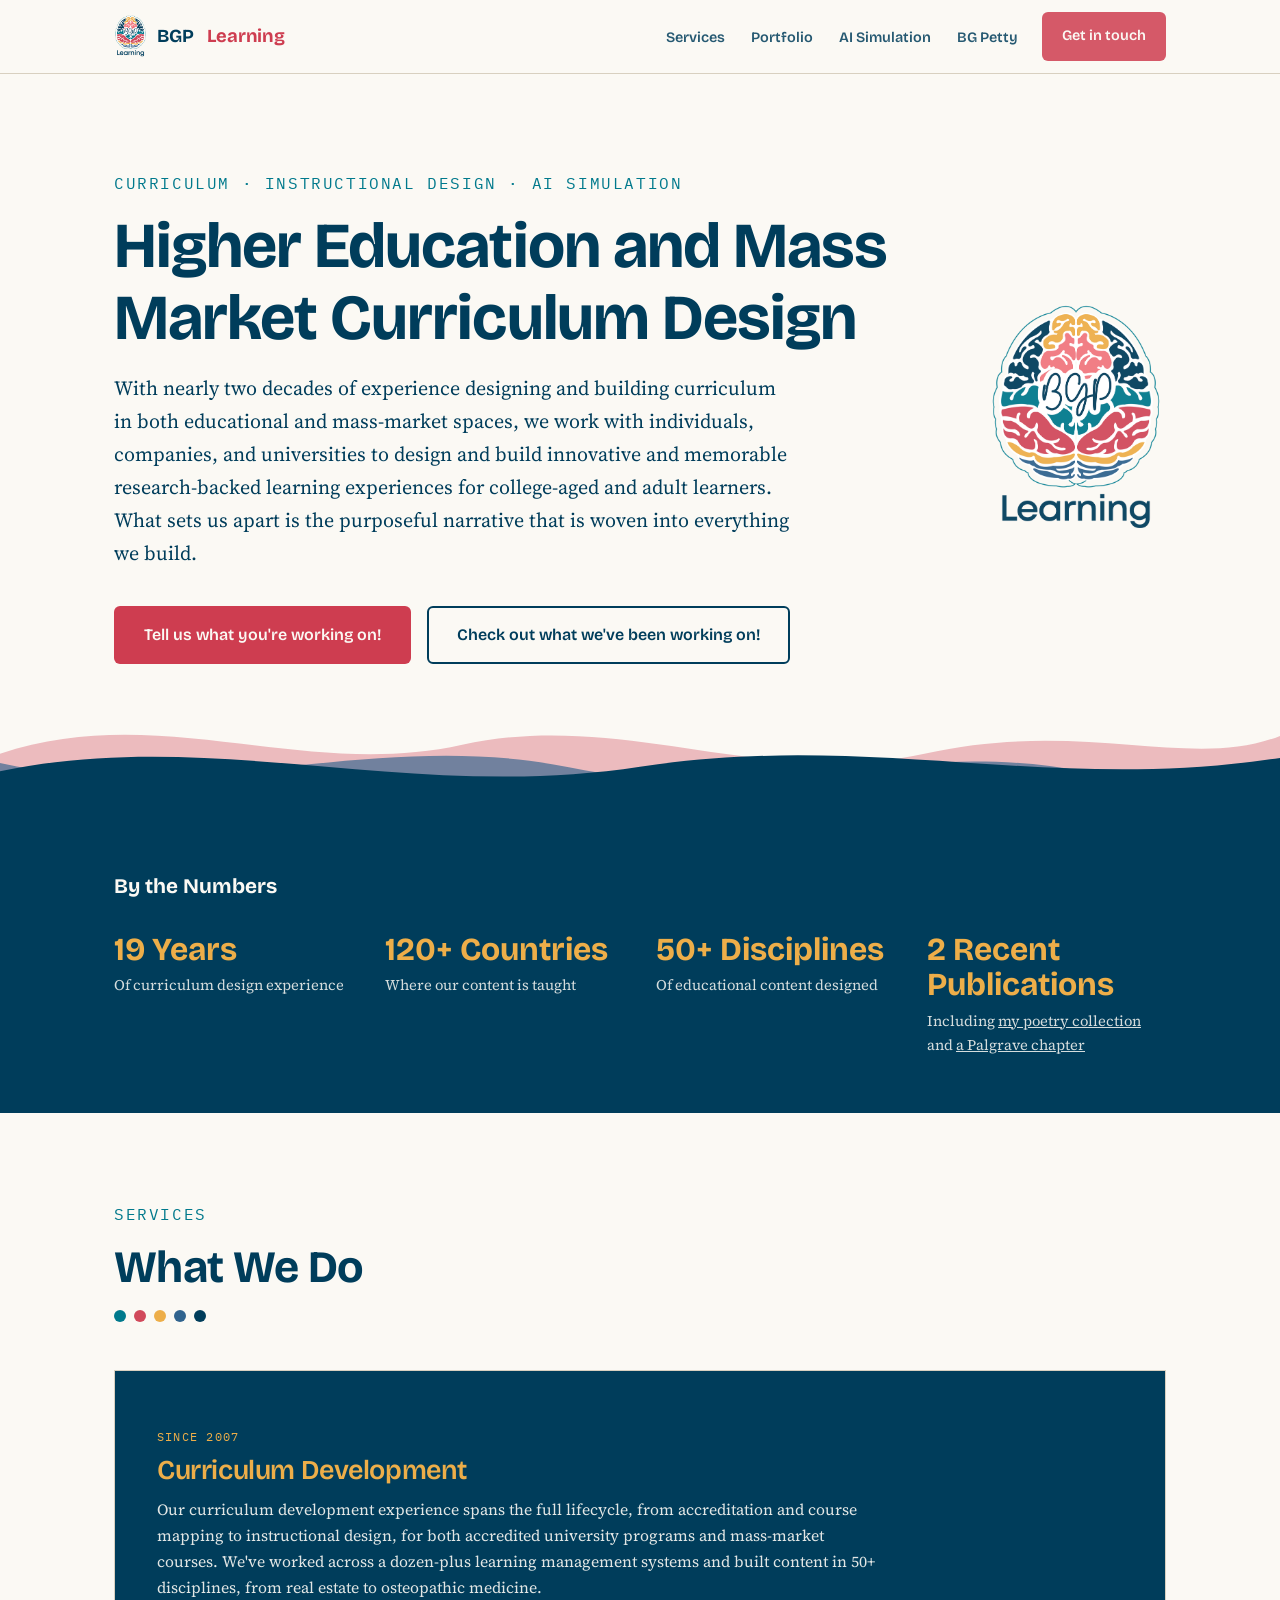
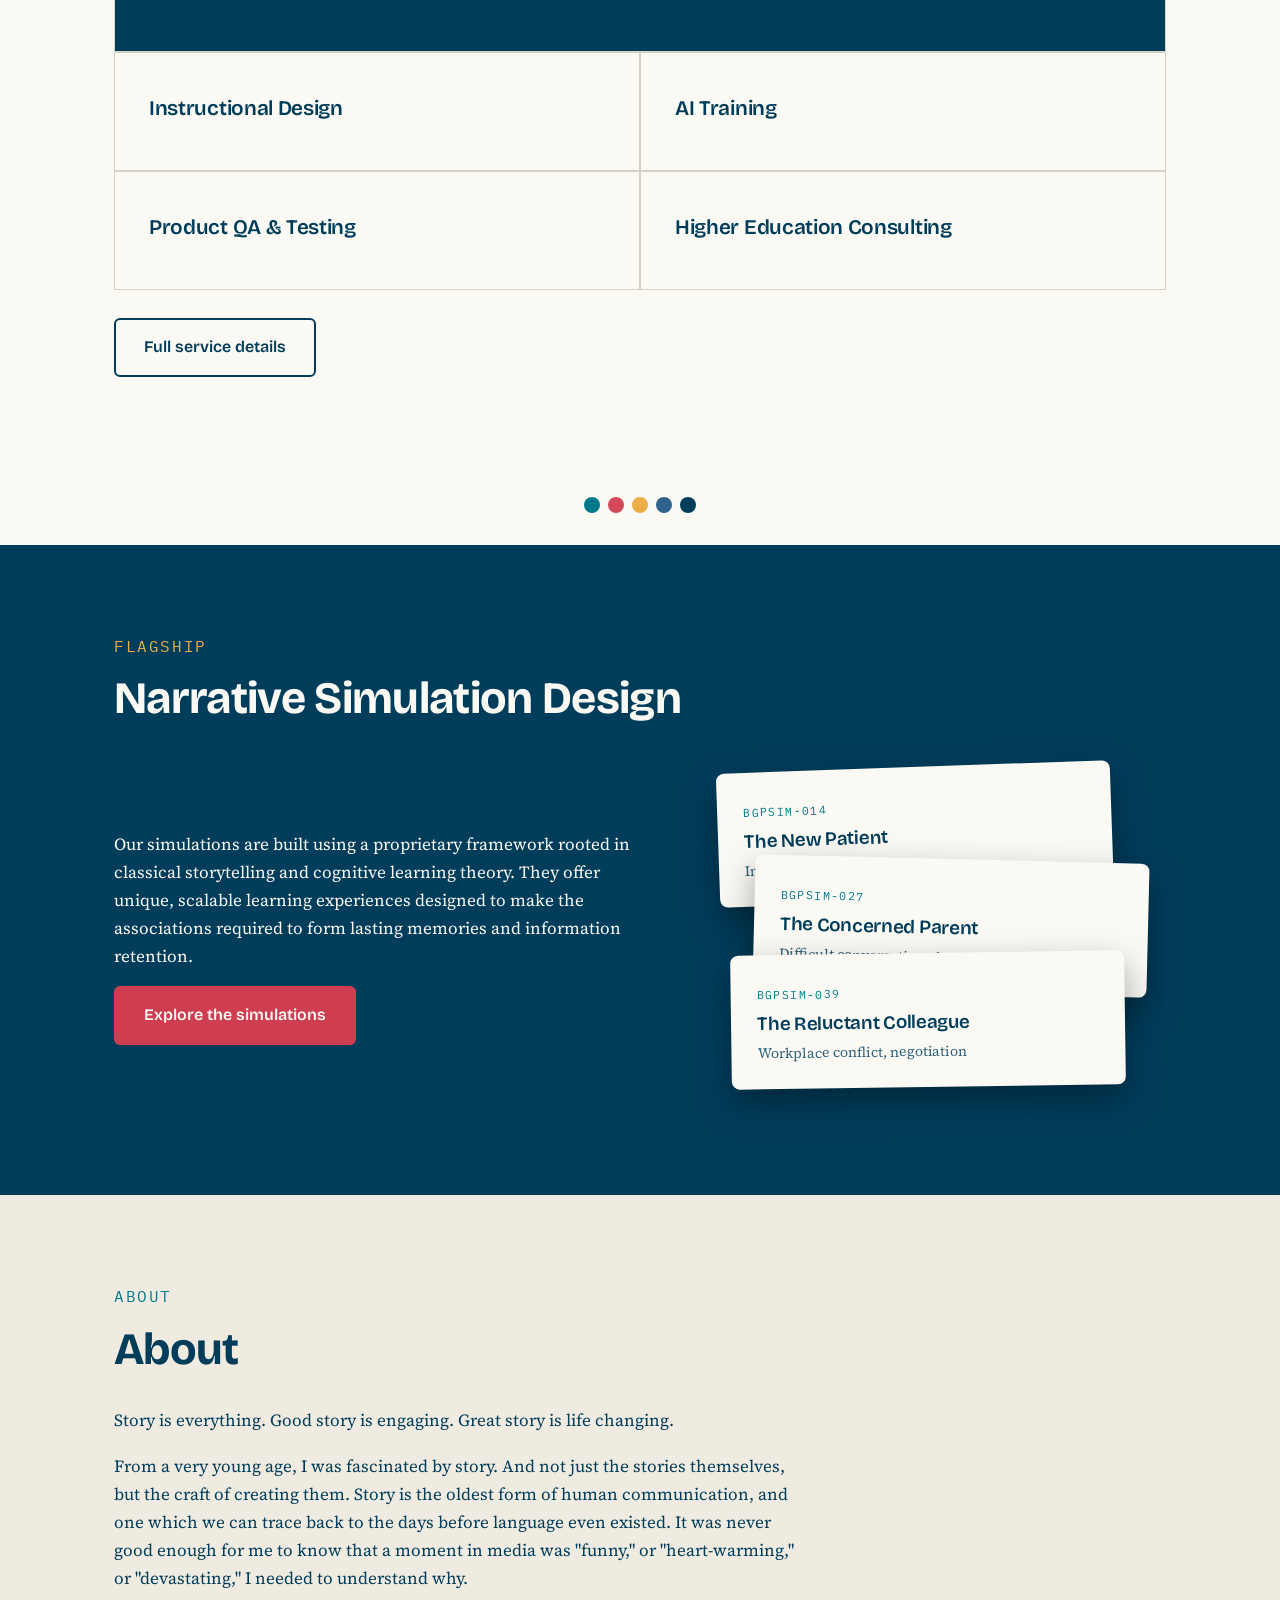
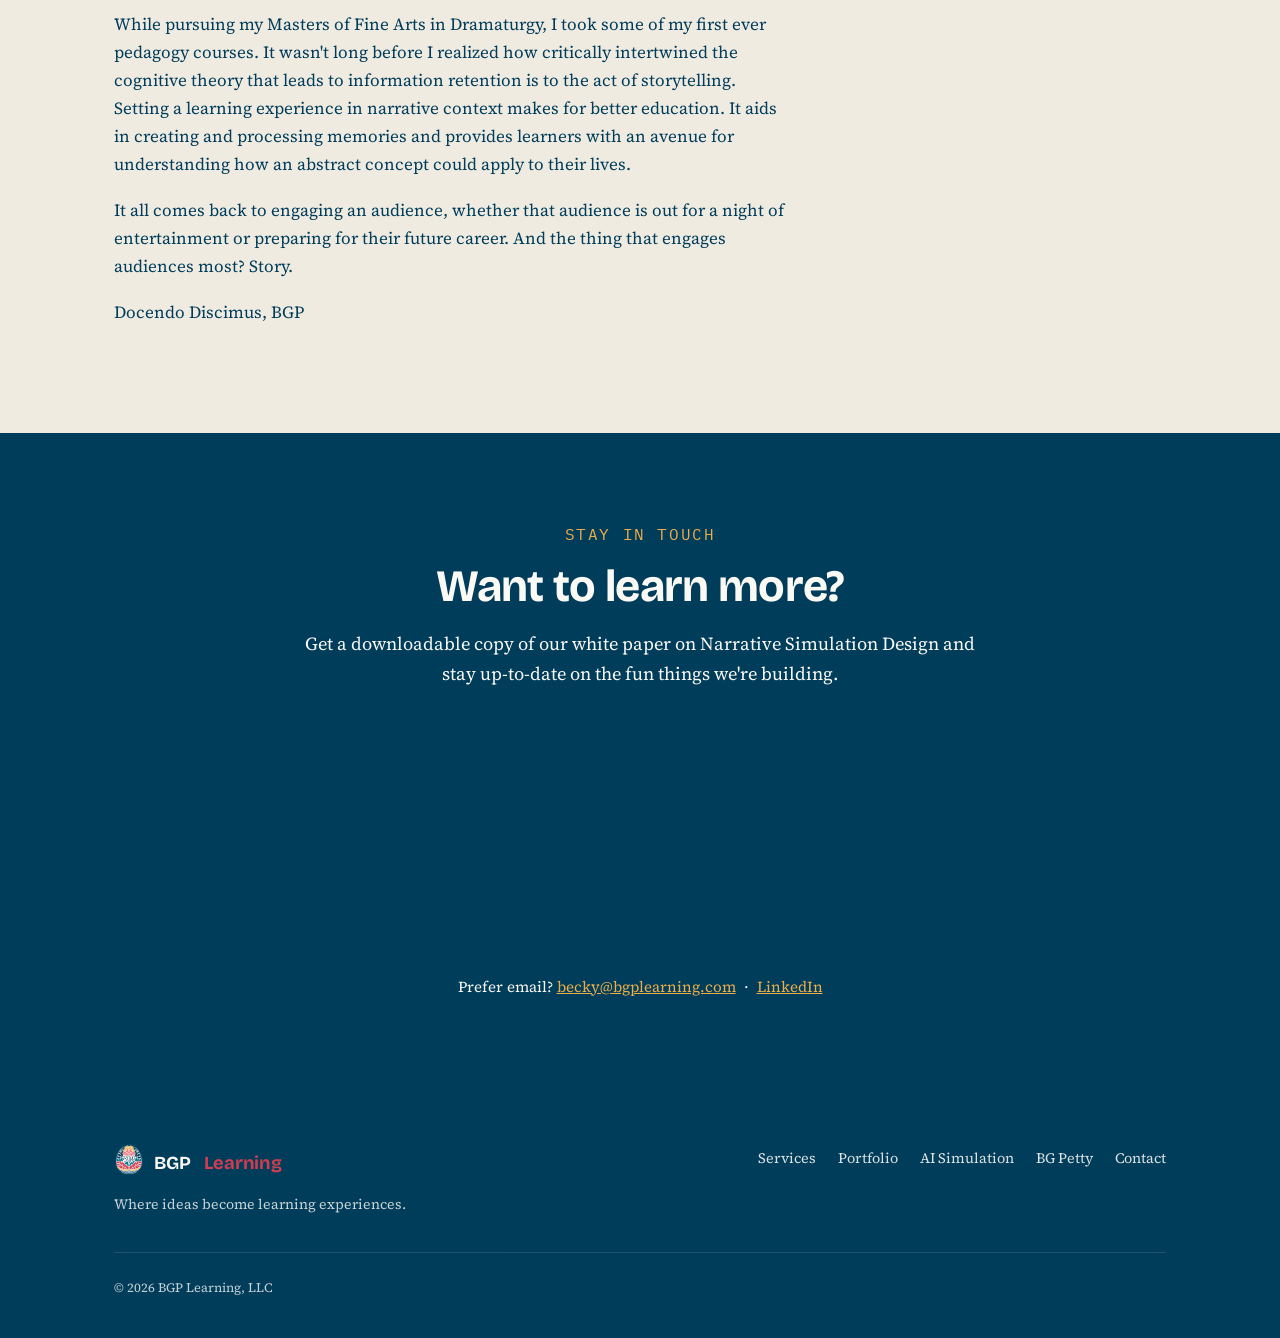
<file: index.html>
<!DOCTYPE html>
<html lang="en">
<head>
<meta charset="UTF-8"><meta name="viewport" content="width=device-width, initial-scale=1.0">
<title>BGP Learning — Curriculum &amp; Learning Design</title>
<meta name="description" content="BGP Learning designs story-driven curriculum for higher education and mass-market audiences, with nearly two decades of experience and AI-powered simulation.">
<link rel="icon" type="image/png" href="images/bgp-logo-favicon.png">
<link rel="preconnect" href="https://fonts.googleapis.com"><link rel="preconnect" href="https://fonts.gstatic.com" crossorigin>
<link href="https://fonts.googleapis.com/css2?family=Bricolage+Grotesque:opsz,wght@12..96,400;12..96,600;12..96,700&family=Source+Serif+4:opsz,ital,wght@8..60,0,400;8..60,0,600;8..60,1,400&family=IBM+Plex+Mono:wght@400;500&display=swap" rel="stylesheet">
<meta name="theme-color" content="#003D5B">
<link rel="canonical" href="https://bgplearning.com/">
<meta property="og:title" content="BGP Learning — Curriculum &amp; Learning Design">
<meta property="og:description" content="BGP Learning designs story-driven curriculum for higher education and mass-market audiences, with nearly two decades of experience and AI-powered simulation.">
<meta property="og:url" content="https://bgplearning.com/">
<meta property="og:type" content="website">
<link rel="stylesheet" href="styles.css">
</head>
<body>
<a class="skip-link" href="#main">Skip to content</a>
<header>
  <nav class="nav" aria-label="Primary">
    <a class="logo" href="index.html"><img decoding="async" width="120" height="160" src="images/bgp-logo-nav.png" alt="BGP Learning brain logo">BGP<span>&nbsp;Learning</span></a>
    <button type="button" class="nav-toggle" aria-expanded="false" aria-controls="navlinks" aria-label="Menu">&#9776;</button>
    <ul class="nav-links" id="navlinks">
      <li><a href="services.html">Services</a></li>
      
      <li><a href="portfolio.html">Portfolio</a></li>
      <li><a href="simulation.html">AI Simulation</a></li>
      <li><a href="bgpetty.html">BG Petty</a></li>
      <li><a class="btn btn-primary" href="#contact" style="padding:10px 18px;font-size:.9rem">Get in touch</a></li>
    </ul>
  </nav>
</header>

<main id="main">
<section class="hero">
  <div class="hero-inner hero-split">
    <div class="hero-text">
      <span class="eyebrow">Curriculum &middot; Instructional Design &middot; AI Simulation</span>
      <h1>Higher Education and Mass Market Curriculum Design</h1>
      <p class="lede">With nearly two decades of experience designing and building curriculum in both educational and mass-market spaces, we work with individuals, companies, and universities to design and build innovative and memorable research-backed learning experiences for college-aged and adult learners. What sets us apart is the purposeful narrative that is woven into everything we build.</p>
      <div class="hero-ctas">
        <a class="btn btn-primary" href="#contact">Tell us what you're working on!</a>
        <a class="btn btn-ghost" href="portfolio.html">Check out what we've been working on!</a>
      </div>
    </div>
    <div class="hero-logo" aria-hidden="true">
      <img decoding="async" width="525" height="700" src="images/bgp-logo-hero.png" alt="">
    </div>
  </div>
  <div class="paper-layer layer-3" aria-hidden="true"><svg viewBox="0 0 1440 190" preserveAspectRatio="none" xmlns="http://www.w3.org/2000/svg"><path fill="#D1495B" d="M0,120 C180,60 340,150 520,110 C700,70 860,160 1040,120 C1220,80 1340,140 1440,100 L1440,190 L0,190 Z"/></svg></div>
  <div class="paper-layer layer-2" aria-hidden="true"><svg viewBox="0 0 1440 160" preserveAspectRatio="none" xmlns="http://www.w3.org/2000/svg"><path fill="#30638E" d="M0,100 C220,150 420,60 640,105 C860,150 1020,70 1220,110 C1330,132 1400,110 1440,120 L1440,160 L0,160 Z"/></svg></div>
  <div class="paper-layer layer-1" aria-hidden="true"><svg viewBox="0 0 1440 120" preserveAspectRatio="none" xmlns="http://www.w3.org/2000/svg"><path fill="#003D5B" d="M0,70 C240,20 460,105 720,65 C980,25 1180,95 1440,55 L1440,120 L0,120 Z"/></svg></div>
</section>

<section class="cred dark" aria-label="Credentials">
  <div class="wrap">
    <p style="font-family:var(--font-display);font-weight:700;font-size:1.3rem;color:var(--paper);margin-bottom:28px">By the Numbers</p>
    <div class="cred-grid">
      <div class="cred-item"><span class="big">19 Years</span><span class="small">Of curriculum design experience</span></div>
      <div class="cred-item"><span class="big">120+ Countries</span><span class="small">Where our content is taught</span></div>
      <div class="cred-item"><span class="big">50+ Disciplines</span><span class="small">Of educational content designed</span></div>
      <div class="cred-item"><span class="big">2 Recent Publications</span><span class="small">Including <a href="bgpetty.html">my poetry collection</a> and <a href="work/all-our-world-on-stage.html">a Palgrave chapter</a></span></div>
    </div>
  </div>
</section>

<section class="band" id="services-teaser">
  <div class="wrap">
    <span class="eyebrow">Services</span>
    <h2>What We Do</h2>
    <div class="dots" aria-hidden="true"><i></i><i></i><i></i><i></i><i></i></div>
    <div class="svc-grid">
      <article class="svc lead">
        <span class="since">Since 2007</span>
        <h3>Curriculum Development</h3>
        <p>Our curriculum development experience spans the full lifecycle, from accreditation and course mapping to instructional design, for both accredited university programs and mass-market courses. We've worked across a dozen-plus learning management systems and built content in 50+ disciplines, from real estate to osteopathic medicine.</p>
      </article>
      <article class="svc"><h3>Instructional Design</h3></article>
      <article class="svc"><h3>AI Training</h3></article>
      <article class="svc"><h3>Product QA &amp; Testing</h3></article>
      <article class="svc"><h3>Higher Education Consulting</h3></article>
    </div>
    <p style="margin-top:28px"><a class="btn btn-ghost" href="services.html">Full service details</a></p>
  </div>
</section>

<div class="dots center lg" aria-hidden="true"><i></i><i></i><i></i><i></i><i></i></div>
<section class="band dark">
  <div class="wrap">
    <span class="eyebrow">Flagship</span>
    <h2>Narrative Simulation Design</h2>
    <div class="feature-grid">
      <div class="feature-copy">
        <p>Our simulations are built using a proprietary framework rooted in classical storytelling and cognitive learning theory. They offer unique, scalable learning experiences designed to make the associations required to form lasting memories and information retention.</p>
        <a class="btn btn-primary" href="simulation.html">Explore the simulations</a>
      </div>
      <div class="sim-stack" aria-hidden="true">
        <!-- Decorative sim cards. Swap for real character names/codes or keep anonymized. -->
        <div class="sim-card"><span class="code">BGPSIM-014</span><h4>The New Patient</h4><p>Intake interview, difficult history</p></div>
        <div class="sim-card"><span class="code">BGPSIM-027</span><h4>The Concerned Parent</h4><p>Difficult conversation, de-escalation</p></div>
        <div class="sim-card"><span class="code">BGPSIM-039</span><h4>The Reluctant Colleague</h4><p>Workplace conflict, negotiation</p></div>
      </div>
    </div>
  </div>
</section>

<section class="band alt" id="about">
  <div class="wrap">
    <span class="eyebrow">About</span>
    <h2>About</h2>
    <div class="prose">
      <p>Story is everything. Good story is engaging. Great story is life changing.</p>
      <p>From a very young age, I was fascinated by story. And not just the stories themselves, but the craft of creating them. Story is the oldest form of human communication, and one which we can trace back to the days before language even existed. It was never good enough for me to know that a moment in media was "funny," or "heart-warming," or "devastating," I needed to understand why.</p>
      <p>While pursuing my Masters of Fine Arts in Dramaturgy, I took some of my first ever pedagogy courses. It wasn't long before I realized how critically intertwined the cognitive theory that leads to information retention is to the act of storytelling. Setting a learning experience in narrative context makes for better education. It aids in creating and processing memories and provides learners with an avenue for understanding how an abstract concept could apply to their lives.</p>
      <p>It all comes back to engaging an audience, whether that audience is out for a night of entertainment or preparing for their future career. And the thing that engages audiences most? Story.</p>
      <p class="signoff">Docendo Discimus, BGP</p>
    </div>
  </div>
</section>

<section class="band dark signup" id="contact">
  <div class="wrap">
    <span class="eyebrow">Stay in touch</span>
    <h2>Want to learn more?</h2>
    <p class="lede">Get a downloadable copy of our white paper on Narrative Simulation Design and stay up-to-date on the fun things we're building.</p>
    <div class="signup-form kit-embed">
<script async data-uid="ef9cf81ace" src="https://bgp-learning.kit.com/ef9cf81ace/index.js"></script>
    </div>
    <p style="margin-top:28px;font-size:.95rem">Prefer email? <a href="mailto:becky@bgplearning.com" style="color:var(--gold)">becky@bgplearning.com</a> &nbsp;·&nbsp; <a href="https://www.linkedin.com/in/beckygp/" style="color:var(--gold)">LinkedIn</a></p>
  </div>
</section>
</main>

<footer>
  <div class="wrap">
    <div class="foot-grid">
      <div class="foot-brand">
        <a class="logo" href="index.html" style="color:var(--paper)"><img decoding="async" width="120" height="160" src="images/bgp-logo-nav.png" alt="" style="height:40px">BGP<span>&nbsp;Learning</span></a>
        <p>Where ideas become learning experiences.</p>
      </div>
      <ul class="foot-links">
        <li><a href="services.html">Services</a></li>
        
        <li><a href="portfolio.html">Portfolio</a></li>
        <li><a href="simulation.html">AI Simulation</a></li>
        <li><a href="bgpetty.html">BG Petty</a></li>
        <li><a href="mailto:becky@bgplearning.com">Contact</a></li>
      </ul>
    </div>
    <div class="foot-legal">
      <span>© 2026 BGP Learning, LLC</span>
      <span></span>
    </div>
  </div>
</footer>
<script src="site.js" defer></script>
<script src="lightbox.js" defer></script>
</body>
</html>
</file>
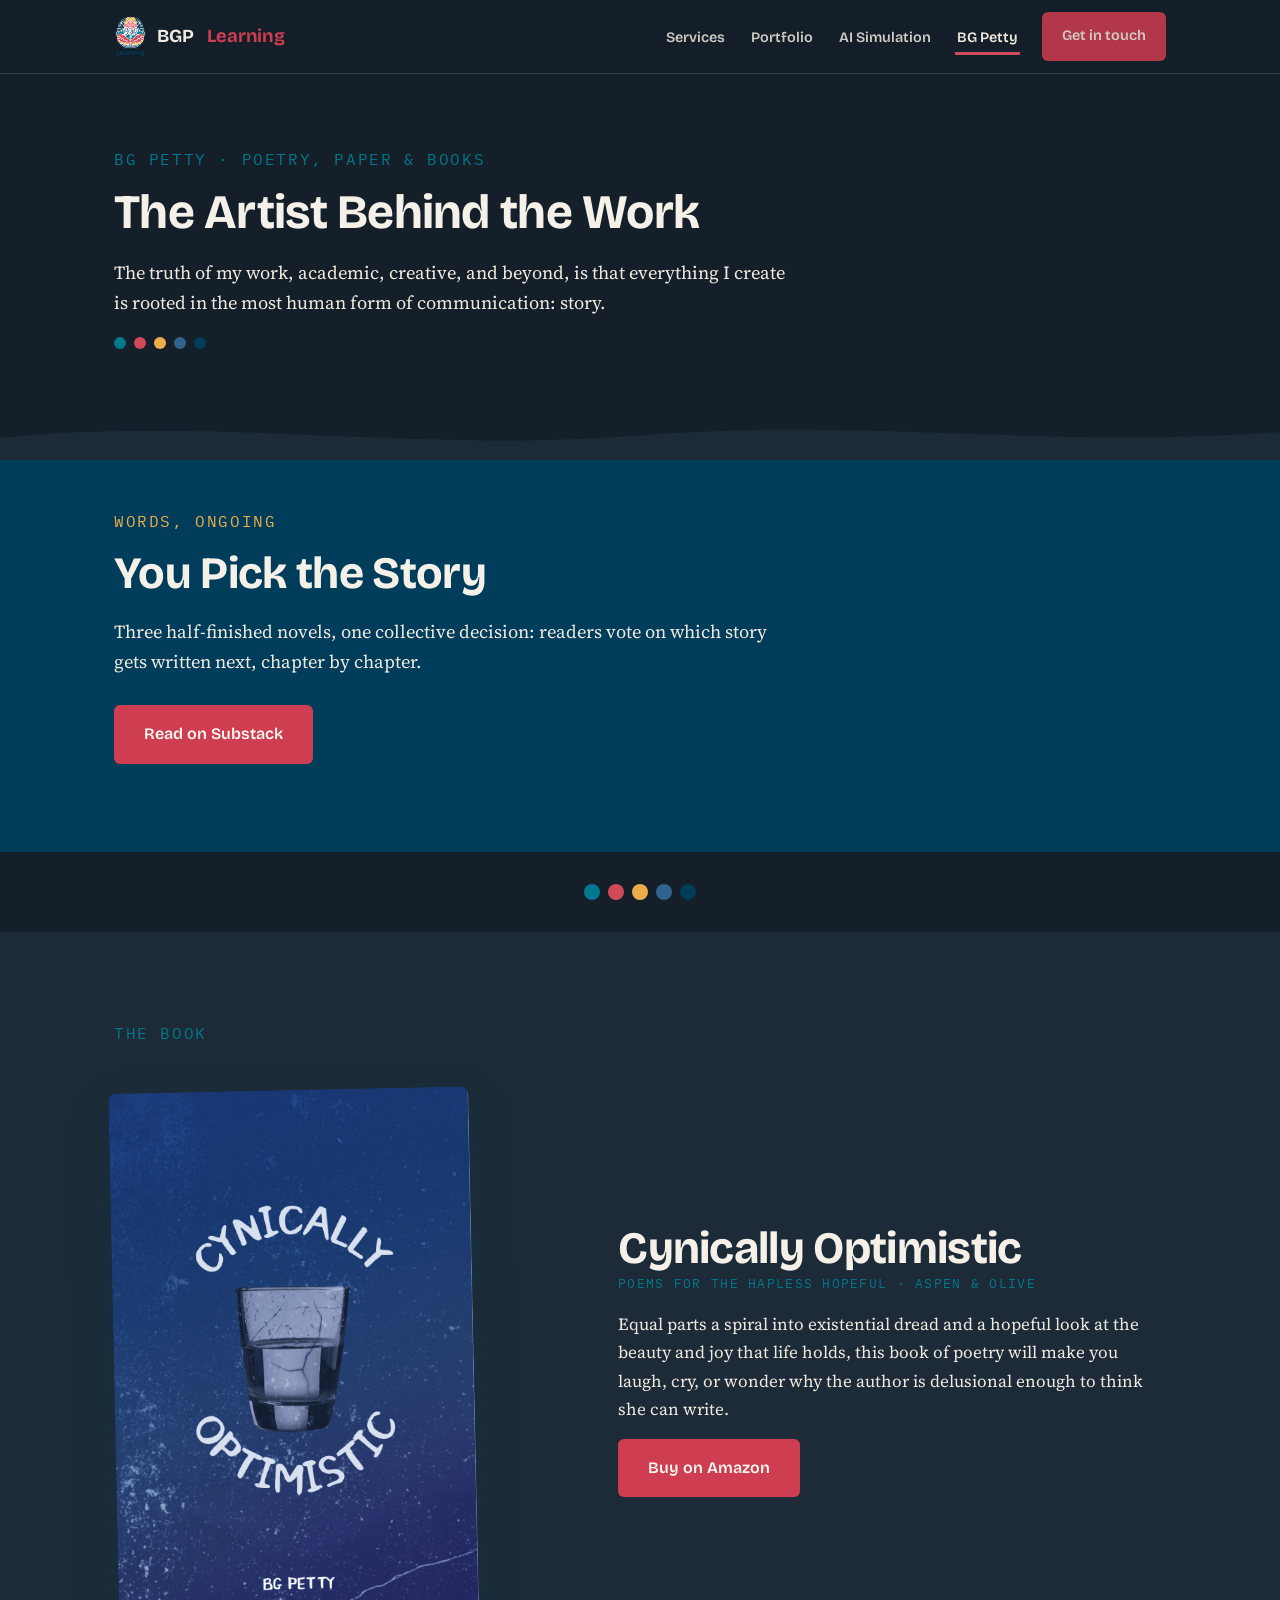
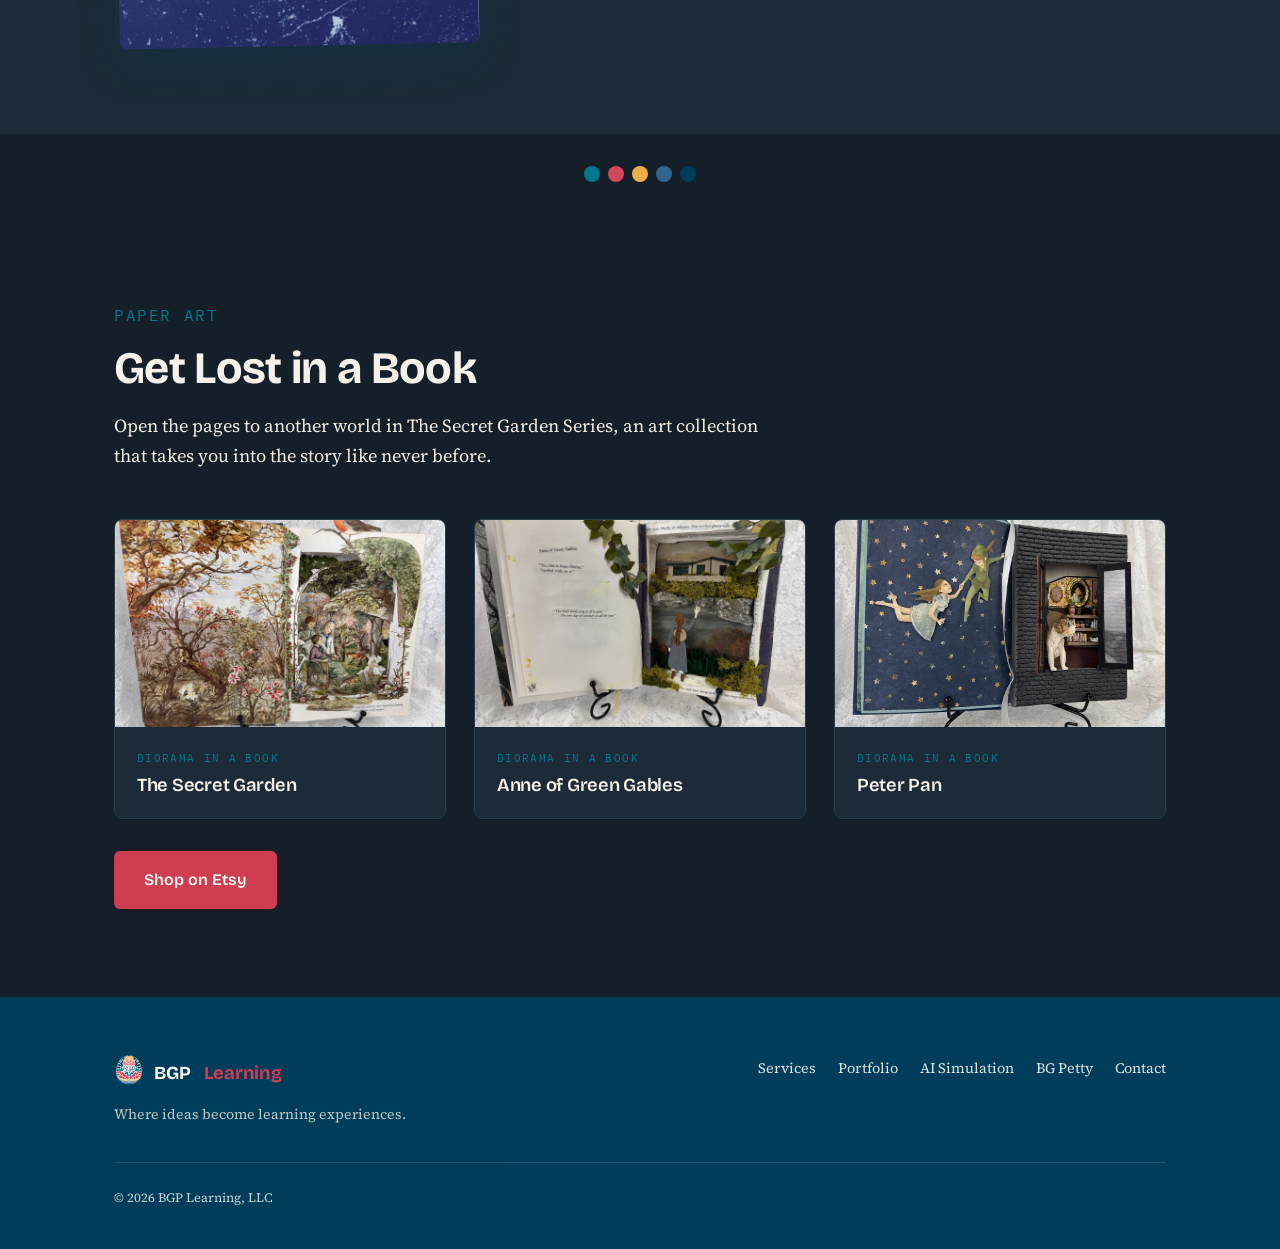
<file: bgpetty.html>
<!DOCTYPE html>
<html lang="en">
<head>
<meta charset="UTF-8"><meta name="viewport" content="width=device-width, initial-scale=1.0">
<title>BG Petty — Poetry, Paper Art &amp; Books</title>
<meta name="description" content="BG Petty is the creative work of Becky Goldberg Petty: poetry, layered paper art, and books, including Cynically Optimistic.">
<link rel="icon" type="image/png" href="images/bgp-logo-favicon.png">
<link rel="preconnect" href="https://fonts.googleapis.com"><link rel="preconnect" href="https://fonts.gstatic.com" crossorigin>
<link href="https://fonts.googleapis.com/css2?family=Bricolage+Grotesque:opsz,wght@12..96,400;12..96,600;12..96,700&family=Source+Serif+4:opsz,ital,wght@8..60,0,400;8..60,0,600;8..60,1,400&family=IBM+Plex+Mono:wght@400;500&display=swap" rel="stylesheet">
<meta name="theme-color" content="#003D5B">
<link rel="canonical" href="https://bgplearning.com/bgpetty.html">
<meta property="og:title" content="BG Petty — Poetry, Paper Art &amp; Books">
<meta property="og:description" content="BG Petty is the creative work of Becky Goldberg Petty: poetry, layered paper art, and books, including Cynically Optimistic.">
<meta property="og:url" content="https://bgplearning.com/bgpetty.html">
<meta property="og:type" content="website">
<link rel="stylesheet" href="styles.css">
</head>
<body class="dark-page">
<a class="skip-link" href="#main">Skip to content</a>
<header>
  <nav class="nav" aria-label="Primary">
    <a class="logo" href="index.html"><img decoding="async" width="120" height="160" src="images/bgp-logo-nav.png" alt="BGP Learning brain logo">BGP<span>&nbsp;Learning</span></a>
    <button type="button" class="nav-toggle" aria-expanded="false" aria-controls="navlinks" aria-label="Menu">&#9776;</button>
    <ul class="nav-links" id="navlinks">
      <li><a href="services.html">Services</a></li>
      
      <li><a href="portfolio.html">Portfolio</a></li>
      <li><a href="simulation.html">AI Simulation</a></li>
      <li><a class="active" href="bgpetty.html">BG Petty</a></li>
      <li><a class="btn btn-primary" href="index.html#contact" style="padding:10px 18px;font-size:.9rem">Get in touch</a></li>
    </ul>
  </nav>
</header>

<main id="main">
<section class="page-hero">
  <div class="wrap">
    <span class="eyebrow">BG Petty · Poetry, Paper &amp; Books</span>
    <h1>The Artist Behind the Work</h1>
    <p class="lede">The truth of my work, academic, creative, and beyond, is that everything I create is rooted in the most human form of communication: story.</p>
    <div class="dots" aria-hidden="true"><i></i><i></i><i></i><i></i><i></i></div>
  </div>
</section>
<div class="ridge" aria-hidden="true"><svg viewBox="0 0 1440 60" preserveAspectRatio="none" xmlns="http://www.w3.org/2000/svg"><path fill="#F0EBE0" d="M0,35 C240,10 460,52 720,32 C980,12 1180,48 1440,28 L1440,60 L0,60 Z"/></svg></div>

<!-- ===================== SUBSTACK / WRITING ===================== -->
<section class="band dark" id="substack" style="padding-top:48px">
  <div class="wrap">
    <span class="eyebrow">Words, ongoing</span>
    <h2>You Pick the Story</h2>
    <p class="lede">Three half-finished novels, one collective decision: readers vote on which story gets written next, chapter by chapter.</p>
    <p style="margin-top:28px"><a class="btn btn-primary" href="https://substack.com/@bgpetty">Read on Substack</a></p>
  </div>
</section>

<!-- ===================== THE BOOK ===================== -->
<div class="dots center lg" aria-hidden="true"><i></i><i></i><i></i><i></i><i></i></div>
<section class="band alt" id="book">
  <div class="wrap">
    <span class="eyebrow">The book</span>
    <div class="feature-grid rev">
      <div style="max-width:360px">
        <img decoding="async" loading="lazy" width="479" height="740" data-lightbox src="images/co-cover.png" alt="Cynically Optimistic: poems for the hapless hopeful by BG Petty, front cover showing a cracked glass half full of water" style="border-radius:8px;box-shadow:0 18px 40px rgba(0,61,91,.25);transform:rotate(-1.2deg);cursor:zoom-in">
      </div>
      <div class="feature-copy">
        <h2>Cynically Optimistic</h2>
        <p style="font-family:var(--font-mono);font-size:.8rem;letter-spacing:.1em;text-transform:uppercase;color:var(--teal)">poems for the hapless hopeful &middot; Aspen &amp; Olive</p>
        <p>Equal parts a spiral into existential dread and a hopeful look at the beauty and joy that life holds, this book of poetry will make you laugh, cry, or wonder why the author is delusional enough to think she can write.</p>
        <p>
          <a class="btn btn-primary" href="https://www.amazon.com/Cynically-Optimistic-poems-hapless-hopeful/dp/B0H9BC583B">Buy on Amazon</a>
        </p>
              </div>
    </div>
  </div>
</section>

<!-- ===================== PAPER ART ===================== -->
<div class="dots center lg" aria-hidden="true"><i></i><i></i><i></i><i></i><i></i></div>
<section class="band" id="paper-art">
  <div class="wrap">
    <span class="eyebrow">Paper art</span>
    <h2>Get Lost in a Book</h2>
    <p class="lede">Open the pages to another world in The Secret Garden Series, an art collection that takes you into the story like never before.</p>
    <div class="card-grid">
      <article class="card"><div class="card-thumb"><img decoding="async" loading="lazy" width="1400" height="1050" src="images/art-secret-garden.jpg" alt="The Secret Garden book diorama, layered paper scene of children in a walled garden with a fox, framed by climbing roses and cut foliage"></div><div class="card-body"><span class="tag">Diorama in a book</span><h3>The Secret Garden</h3></div></article>
      <article class="card"><div class="card-thumb"><img decoding="async" loading="lazy" width="1400" height="1050" src="images/art-anne.jpg" alt="Anne of Green Gables book diorama, paper Anne waving toward Green Gables across moss, rock, and book-text borders"></div><div class="card-body"><span class="tag">Diorama in a book</span><h3>Anne of Green Gables</h3></div></article>
      <article class="card"><div class="card-thumb"><img decoding="async" loading="lazy" width="1050" height="1400" src="images/art-peter-pan.jpg" alt="Peter Pan book diorama, Wendy and Peter flying through a starry night on the left page, a brick nursery window with Nana the dog looking in on the right"></div><div class="card-body"><span class="tag">Diorama in a book</span><h3>Peter Pan</h3></div></article>
    </div>
    <p style="margin-top:32px"><a class="btn btn-primary" href="https://www.etsy.com/shop/PortraitInPaper">Shop on Etsy</a> </p>
  </div>
</section>

</main>

<footer>
  <div class="wrap">
    <div class="foot-grid">
      <div class="foot-brand">
        <a class="logo" href="index.html" style="color:var(--paper)"><img decoding="async" width="120" height="160" src="images/bgp-logo-nav.png" alt="" style="height:40px">BGP<span>&nbsp;Learning</span></a>
        <p>Where ideas become learning experiences.</p>
      </div>
      <ul class="foot-links">
        <li><a href="services.html">Services</a></li>
        
        <li><a href="portfolio.html">Portfolio</a></li>
        <li><a href="simulation.html">AI Simulation</a></li>
        <li><a href="bgpetty.html">BG Petty</a></li>
        <li><a href="mailto:becky@bgplearning.com">Contact</a></li>
      </ul>
    </div>
    <div class="foot-legal"><span>© 2026 BGP Learning, LLC</span><span></span></div>
  </div>
</footer>
<script src="site.js" defer></script>
<script src="lightbox.js" defer></script>
</body>
</html>
</file>
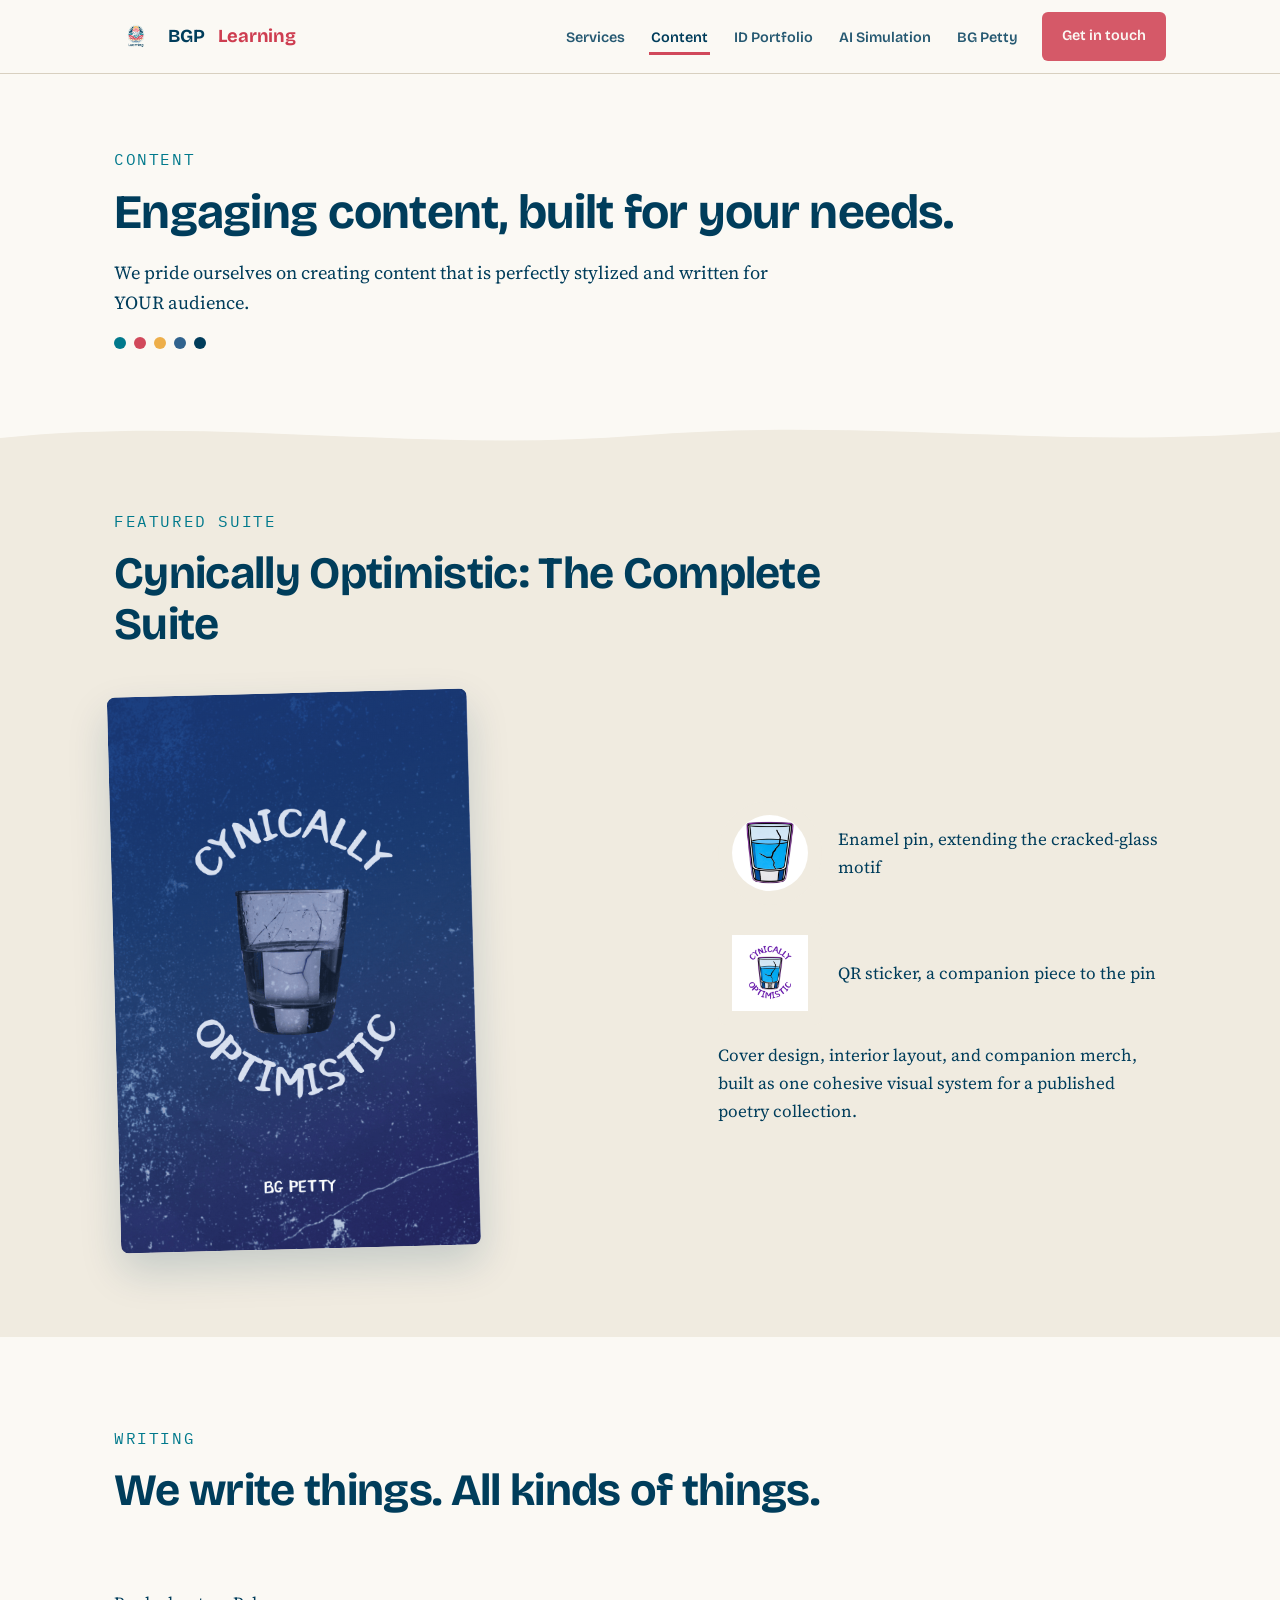
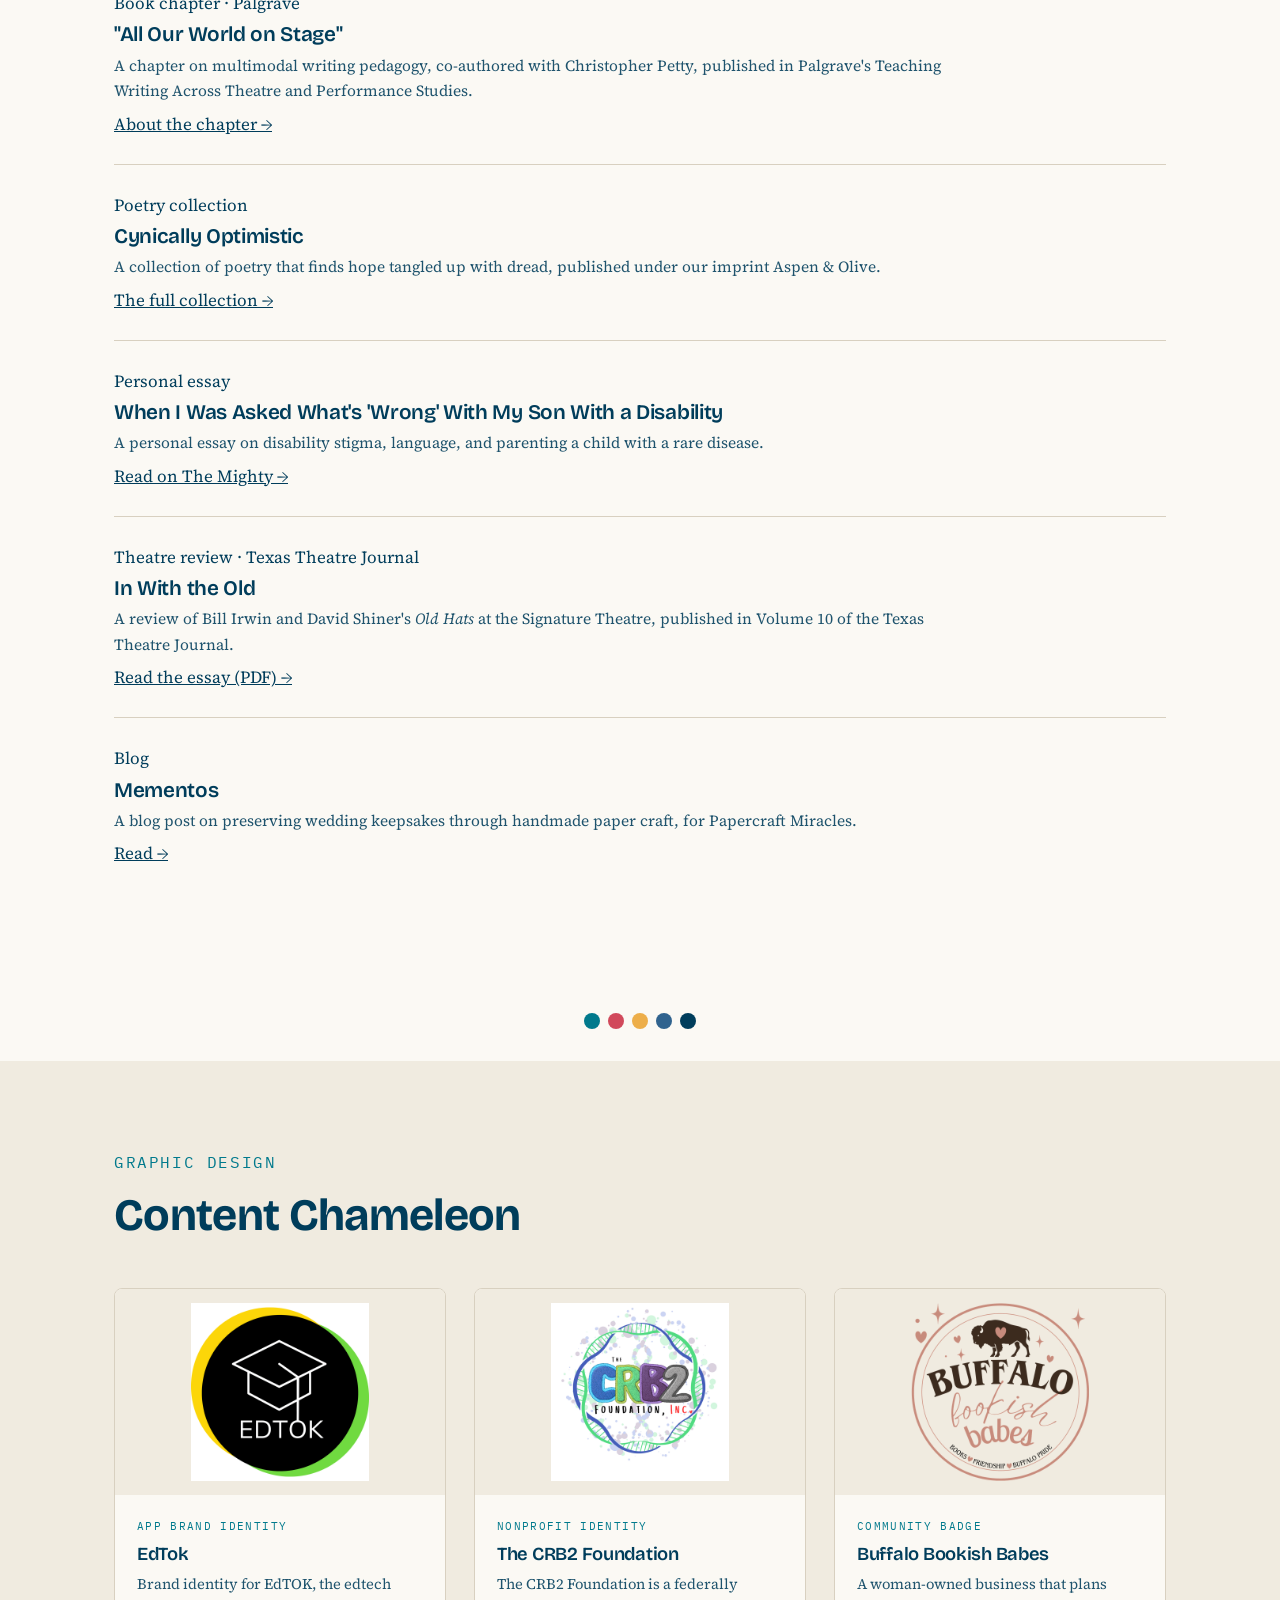
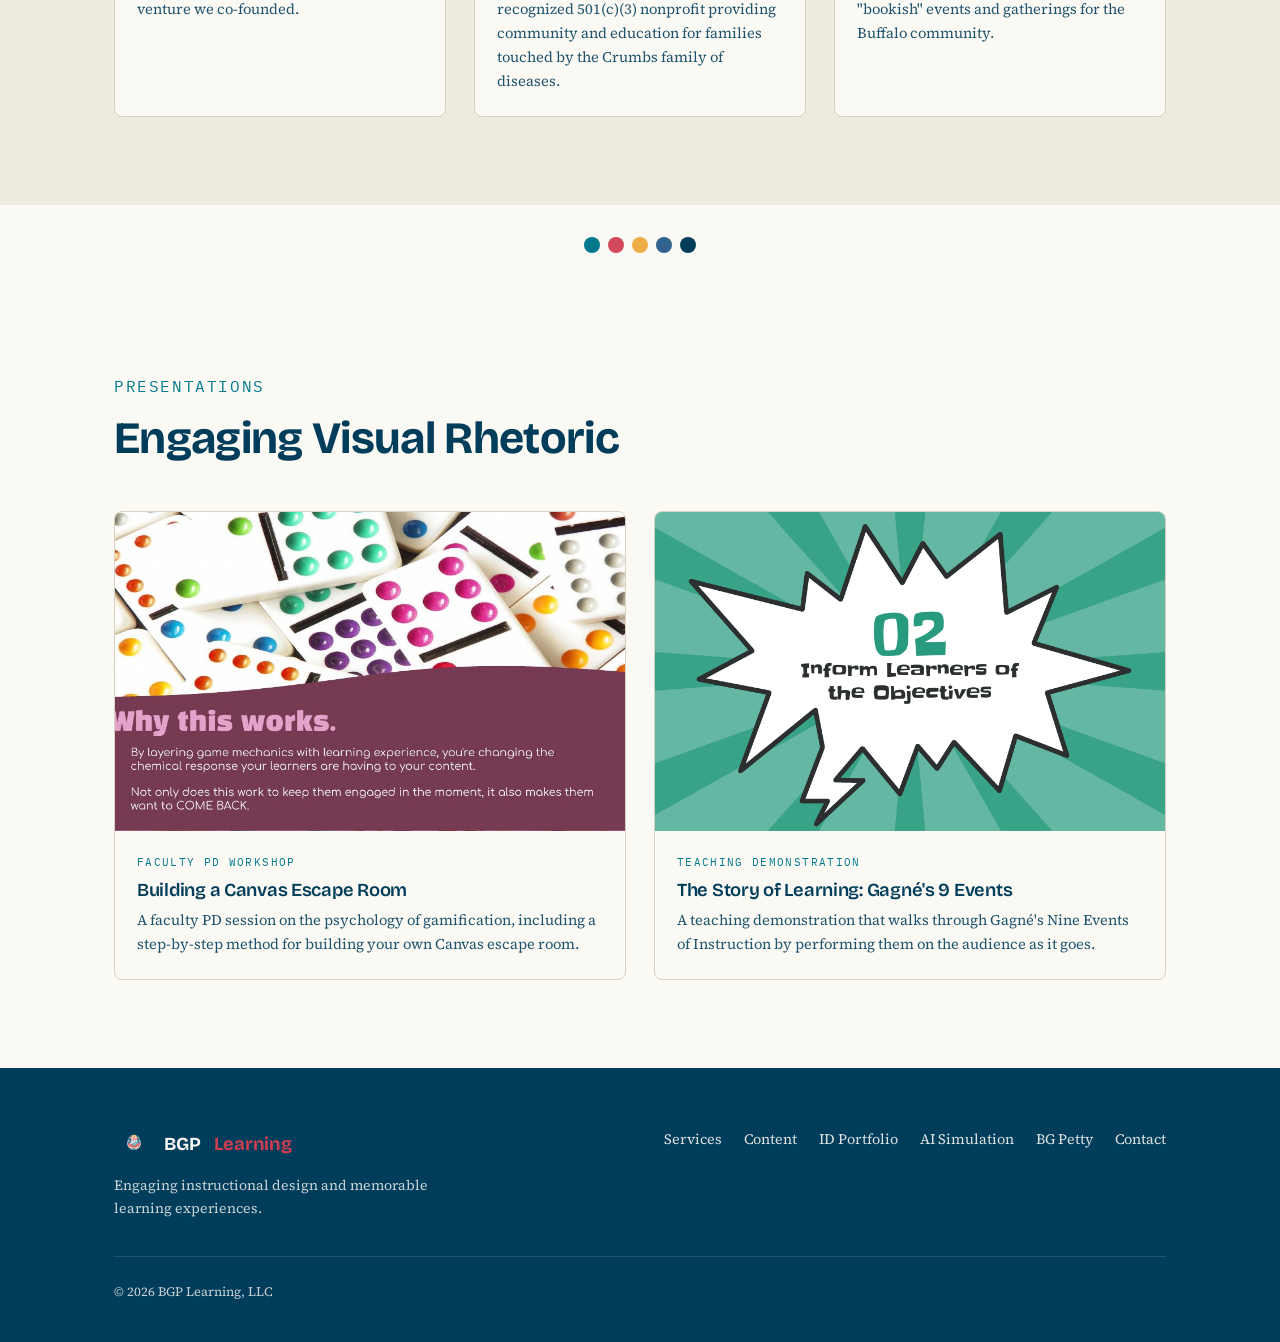
<file: content.html>
<!DOCTYPE html>
<html lang="en">
<head>
<meta charset="UTF-8"><meta name="viewport" content="width=device-width, initial-scale=1.0">
<title>Content — BGP Learning</title>
<meta name="description" content="Writing, graphic design, and presentation work from BGP Learning, spanning academic publishing, brand identity, and faculty development.">
<link rel="icon" type="image/png" href="images/bgp-logo.png">
<link rel="preconnect" href="https://fonts.googleapis.com"><link rel="preconnect" href="https://fonts.gstatic.com" crossorigin>
<link href="https://fonts.googleapis.com/css2?family=Bricolage+Grotesque:opsz,wght@12..96,400;12..96,600;12..96,700&family=Source+Serif+4:opsz,ital,wght@8..60,0,400;8..60,0,600;8..60,1,400&family=IBM+Plex+Mono:wght@400;500&display=swap" rel="stylesheet">
<link rel="stylesheet" href="styles.css">
</head>
<body>

<header>
  <nav class="nav" aria-label="Primary">
    <a class="logo" href="index.html"><img src="images/bgp-logo.png" alt="BGP Learning brain logo">BGP<span>&nbsp;Learning</span></a>
    <button class="nav-toggle" aria-expanded="false" aria-controls="navlinks" onclick="const l=document.getElementById('navlinks');this.setAttribute('aria-expanded',l.classList.toggle('open'));">&#9776;</button>
    <ul class="nav-links" id="navlinks">
      <li><a href="services.html">Services</a></li>
      <li><a class="active" href="content.html">Content</a></li>
      <li><a href="portfolio.html">ID Portfolio</a></li>
      <li><a href="simulation.html">AI Simulation</a></li>
      <li><a href="bgpetty.html">BG Petty</a></li>
      <li><a class="btn btn-primary" href="index.html#contact" style="padding:10px 18px;font-size:.9rem">Get in touch</a></li>
    </ul>
  </nav>
</header>

<main>
<section class="page-hero">
  <div class="wrap">
    <span class="eyebrow">Content</span>
    <h1>Engaging content, built for your needs.</h1>
    <p class="lede">We pride ourselves on creating content that is perfectly stylized and written for YOUR audience.</p>
    <div class="dots" aria-hidden="true"><i></i><i></i><i></i><i></i><i></i></div>
  </div>
</section>
<div class="ridge" aria-hidden="true"><svg viewBox="0 0 1440 60" preserveAspectRatio="none" xmlns="http://www.w3.org/2000/svg"><path fill="#F0EBE0" d="M0,35 C240,10 460,52 720,32 C980,12 1180,48 1440,28 L1440,60 L0,60 Z"/></svg></div>

<!-- ===================== FEATURED SUITE ===================== -->
<section class="band alt" id="featured-suite" style="padding-top:48px">
  <div class="wrap">
    <span class="eyebrow">Featured Suite</span>
    <h2>Cynically Optimistic: The Complete Suite</h2>
    <div class="feature-grid">
      <div style="max-width:360px">
        <img data-lightbox src="images/co-cover.png" alt="Cynically Optimistic book cover, a cracked glass half full of water on a deep blue background" style="border-radius:8px;box-shadow:0 18px 40px rgba(0,61,91,.18);transform:rotate(-1.5deg);cursor:zoom-in">
      </div>
      <div class="feature-copy">
        <div style="display:flex;gap:16px;align-items:center;margin-bottom:16px">
          <img src="images/co-pin.png" alt="Enamel pin, cracked glass half full" style="width:104px;height:104px;object-fit:contain;background:var(--paper-mid);border-radius:50%;padding:14px;flex-shrink:0">
          <p style="margin:0">Enamel pin, extending the cracked-glass motif</p>
        </div>
        <div style="display:flex;gap:16px;align-items:center;margin-bottom:16px">
          <img src="images/co-sticker.png" alt="QR sticker, companion piece" style="width:104px;height:104px;object-fit:contain;background:var(--paper-mid);border-radius:8px;padding:14px;flex-shrink:0">
          <p style="margin:0">QR sticker, a companion piece to the pin</p>
        </div>
        <p>Cover design, interior layout, and companion merch, built as one cohesive visual system for a published poetry collection.</p>
      </div>
    </div>
  </div>
</section>

<!-- ===================== WRITING ===================== -->
<section class="band" id="writing">
  <div class="wrap">
    <span class="eyebrow">Writing</span>
    <h2>We write things. All kinds of things.</h2>
    <div class="text-list">
      <div class="list-row">
        <span class="tag">Book chapter &middot; Palgrave</span>
        <h3>"All Our World on Stage"</h3>
        <p>A chapter on multimodal writing pedagogy, co-authored with Christopher Petty, published in Palgrave's Teaching Writing Across Theatre and Performance Studies.</p>
        <a class="card-link" href="work/all-our-world-on-stage.html">About the chapter &rarr;</a>
      </div>
      <div class="list-row">
        <span class="tag">Poetry collection</span>
        <h3>Cynically Optimistic</h3>
        <p>A collection of poetry that finds hope tangled up with dread, published under our imprint Aspen &amp; Olive.</p>
        <a class="card-link" href="bgpetty.html">The full collection &rarr;</a>
      </div>
      <div class="list-row">
        <span class="tag">Personal essay</span>
        <h3>When I Was Asked What's 'Wrong' With My Son With a Disability</h3>
        <p>A personal essay on disability stigma, language, and parenting a child with a rare disease.</p>
        <a class="card-link" href="https://themighty.com/topic/rare-disease/whats-wrong-child-disability-rare-prnt/">Read on The Mighty &rarr;</a>
      </div>
      <div class="list-row">
        <span class="tag">Theatre review &middot; Texas Theatre Journal</span>
        <h3>In With the Old</h3>
        <p>A review of Bill Irwin and David Shiner's <em>Old Hats</em> at the Signature Theatre, published in Volume 10 of the Texas Theatre Journal.</p>
        <a class="card-link" href="files/in-with-the-old.pdf">Read the essay (PDF) &rarr;</a>
      </div>
      <div class="list-row">
        <span class="tag">Blog</span>
        <h3>Mementos</h3>
        <p>A blog post on preserving wedding keepsakes through handmade paper craft, for Papercraft Miracles.</p>
        <a class="card-link" href="https://www.papercraftmiracles.com/blog/mementos/5/16/2019">Read &rarr;</a>
      </div>
      <!-- [ADD MORE WRITING CARDS — copy a card block above. Substack essays could live here too, or stay on BG Petty. QUESTION: does professional writing (this page) vs. creative writing (BG Petty) split cleanly for you?] -->
    </div>
  </div>
</section>


<!-- ===================== GRAPHIC DESIGN ===================== -->
<div class="dots center lg" aria-hidden="true"><i></i><i></i><i></i><i></i><i></i></div>
<section class="band alt" id="design">
  <div class="wrap">
    <span class="eyebrow">Graphic Design</span>
    <h2>Content Chameleon</h2>
    <div class="card-grid">
      <article class="card">
        <div class="card-thumb contain"><img src="images/edtok-logo.png" alt="EdTok app logo, white line-art graduation cap in a black circle with offset yellow and green rings"></div>
        <div class="card-body">
          <span class="tag">App brand identity</span>
          <h3>EdTok</h3>
          <p>Brand identity for EdTOK, the edtech venture we co-founded.</p>
        </div>
      </article>
      <article class="card">
        <div class="card-thumb contain"><img src="images/crb2-logo.png" alt="The CRB2 Foundation logo, embroidered-texture letters in a hand-drawn DNA motif ring"></div>
        <div class="card-body">
          <span class="tag">Nonprofit identity</span>
          <h3>The CRB2 Foundation</h3>
          <p>The CRB2 Foundation is a federally recognized 501(c)(3) nonprofit providing community and education for families touched by the Crumbs family of diseases.</p>
        </div>
      </article>
      <article class="card">
        <div class="card-thumb contain"><img src="images/bbb-logo.png" alt="Buffalo Bookish Babes badge logo, buffalo with a heart, serif and script type, rose and brown palette"></div>
        <div class="card-body">
          <span class="tag">Community badge</span>
          <h3>Buffalo Bookish Babes</h3>
          <p>A woman-owned business that plans "bookish" events and gatherings for the Buffalo community.</p>
        </div>
      </article>
    </div>
  </div>
</section>

<!-- ===================== PRESENTATIONS ===================== -->
<div class="dots center lg" aria-hidden="true"><i></i><i></i><i></i><i></i><i></i></div>
<section class="band" id="presentations">
  <div class="wrap">
    <span class="eyebrow">Presentations</span>
    <h2>Engaging Visual Rhetoric</h2>
    <div class="card-grid two">
      <article class="card">
        <div class="card-thumb"><img src="images/deck-escape.jpg" alt="Slide from the Canvas Escape Room deck: 'Why this works' with colorful dominoes and gamification psychology text"></div>
        <div class="card-body">
          <span class="tag">Faculty PD workshop</span>
          <h3>Building a Canvas Escape Room</h3>
          <p>A faculty PD session on the psychology of gamification, including a step-by-step method for building your own Canvas escape room.</p>
          </div>
      </article>
      <article class="card">
        <div class="card-thumb"><img src="images/deck-gagne.jpg" alt="Slide from The Story of Learning deck: a comic-style speech bubble reading '02 Inform Learners of the Objectives'"></div>
        <div class="card-body">
          <span class="tag">Teaching demonstration</span>
          <h3>The Story of Learning: Gagné's 9 Events</h3>
          <p>A teaching demonstration that walks through Gagn&eacute;'s Nine Events of Instruction by performing them on the audience as it goes.</p>
          </div>
      </article>
      <!-- [MORE PRESENTATIONS coming? Copy a card block.] -->
    </div>
  </div>
</section>
</main>

<footer>
  <div class="wrap">
    <div class="foot-grid">
      <div class="foot-brand">
        <a class="logo" href="index.html" style="color:var(--paper)"><img src="images/bgp-logo.png" alt="" style="height:40px">BGP<span>&nbsp;Learning</span></a>
        <p>Engaging instructional design and memorable learning experiences.</p>
      </div>
      <ul class="foot-links">
        <li><a href="services.html">Services</a></li>
        <li><a href="content.html">Content</a></li>
        <li><a href="portfolio.html">ID Portfolio</a></li>
        <li><a href="simulation.html">AI Simulation</a></li>
        <li><a href="bgpetty.html">BG Petty</a></li>
        <li><a href="mailto:becky@bgplearning.com">Contact</a></li>
      </ul>
    </div>
    <div class="foot-legal"><span>© 2026 BGP Learning, LLC</span><span></span></div>
  </div>
</footer>
<script src="lightbox.js"></script>
</body>
</html>
</file>
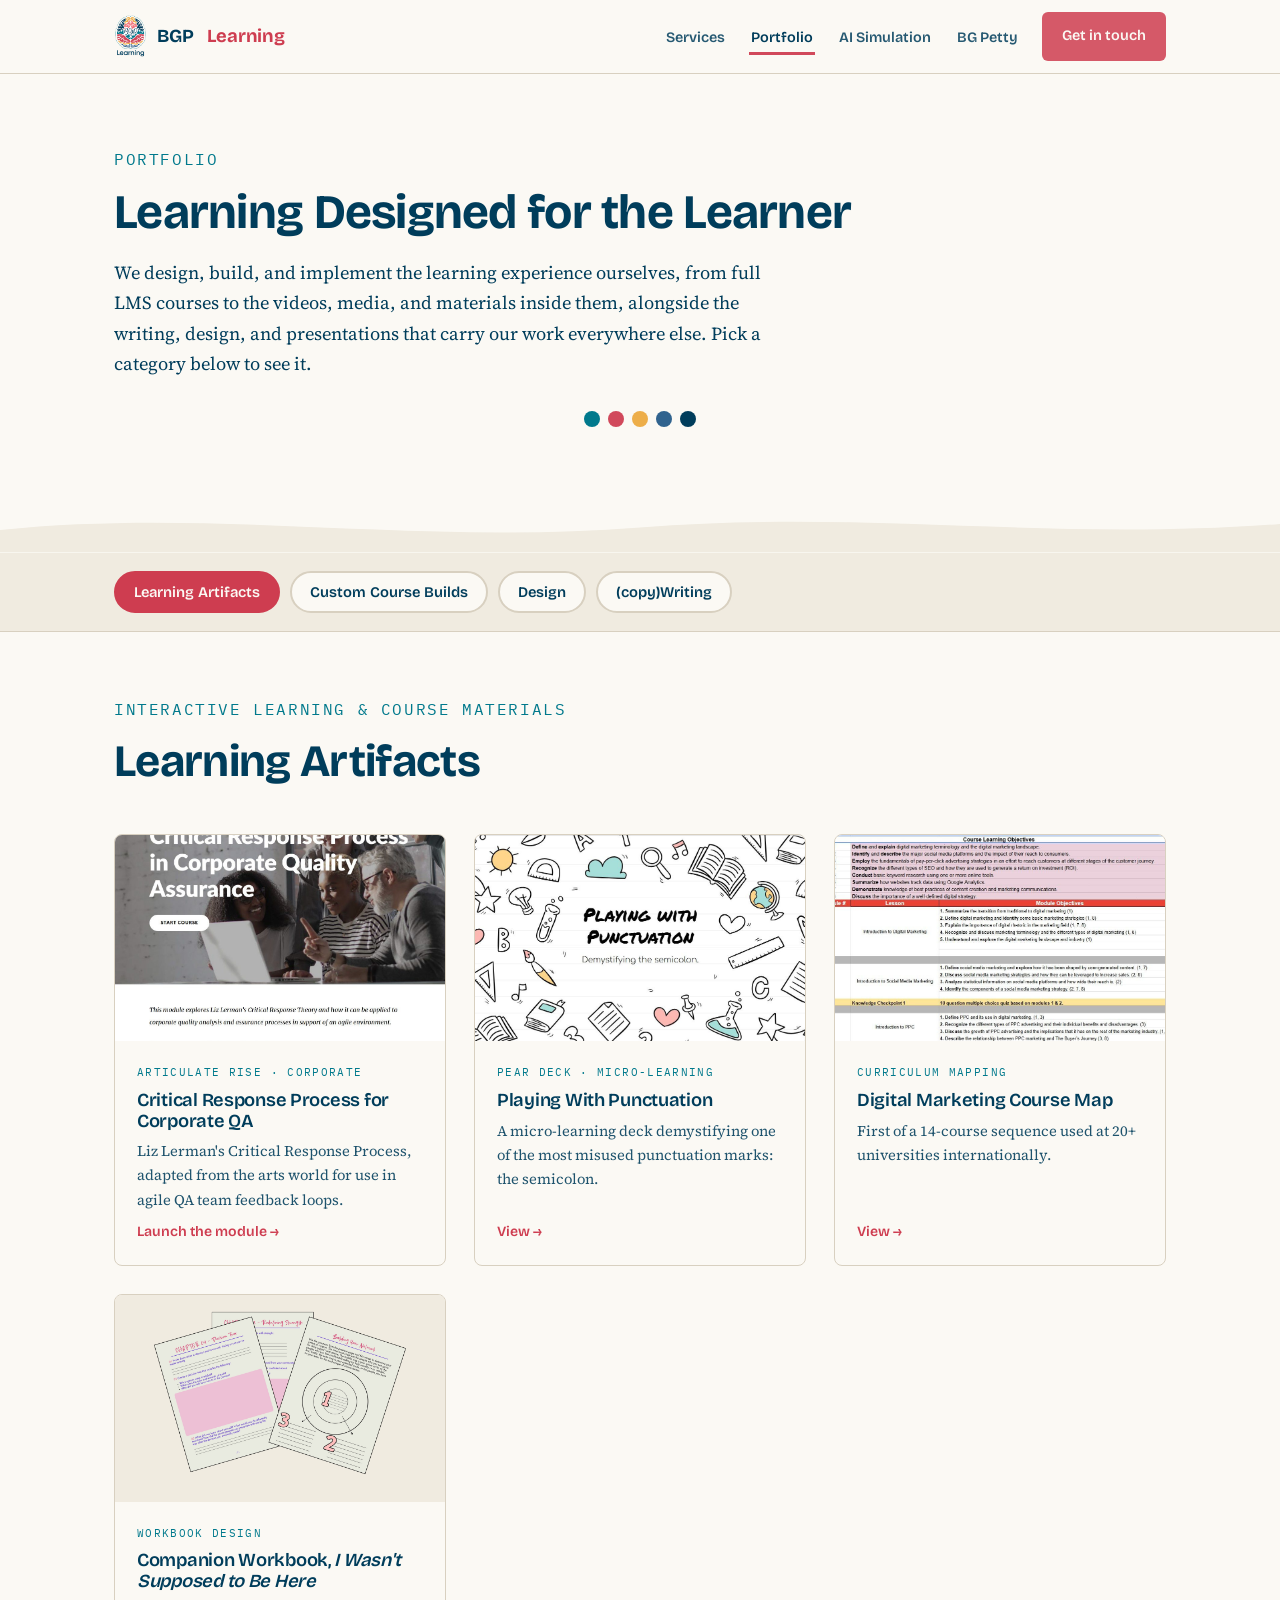
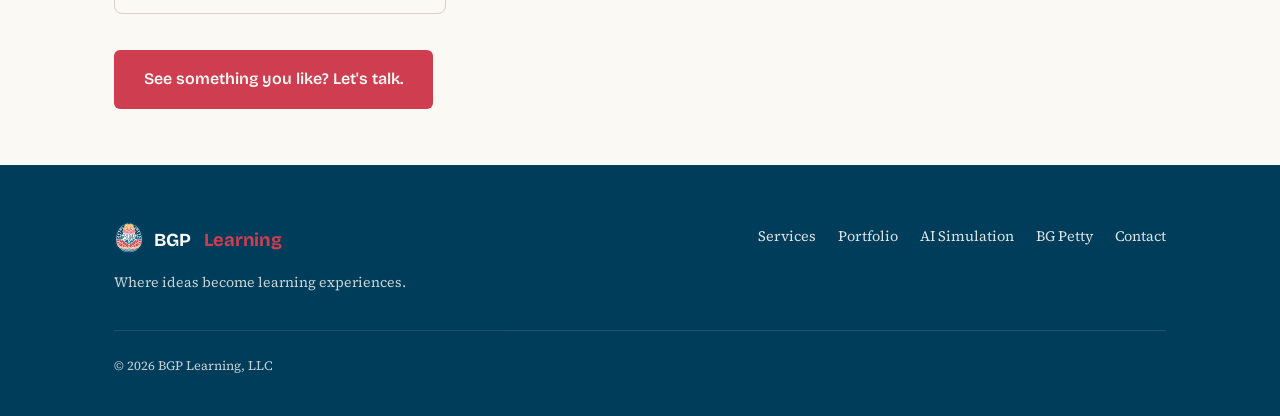
<file: portfolio.html>
<!DOCTYPE html>
<html lang="en">
<head>
<meta charset="UTF-8"><meta name="viewport" content="width=device-width, initial-scale=1.0">
<title>Portfolio — BGP Learning</title>
<meta name="description" content="Instructional design, writing, graphic design, and presentation work from BGP Learning, spanning Canvas and Blackboard builds, media production, and creative writing.">
<link rel="icon" type="image/png" href="images/bgp-logo-favicon.png">
<link rel="preconnect" href="https://fonts.googleapis.com"><link rel="preconnect" href="https://fonts.gstatic.com" crossorigin>
<link href="https://fonts.googleapis.com/css2?family=Bricolage+Grotesque:opsz,wght@12..96,400;12..96,600;12..96,700&family=Source+Serif+4:opsz,ital,wght@8..60,0,400;8..60,0,600;8..60,1,400&family=IBM+Plex+Mono:wght@400;500&display=swap" rel="stylesheet">
<meta name="theme-color" content="#003D5B">
<link rel="canonical" href="https://bgplearning.com/portfolio.html">
<meta property="og:title" content="Portfolio — BGP Learning">
<meta property="og:description" content="Instructional design, writing, graphic design, and presentation work from BGP Learning, spanning Canvas and Blackboard builds, media production, and creative writing.">
<meta property="og:url" content="https://bgplearning.com/portfolio.html">
<meta property="og:type" content="website">
<link rel="stylesheet" href="styles.css">
</head>
<body>
<a class="skip-link" href="#main">Skip to content</a>
<header>
  <nav class="nav" aria-label="Primary">
    <a class="logo" href="index.html"><img decoding="async" width="120" height="160" src="images/bgp-logo-nav.png" alt="BGP Learning brain logo">BGP<span>&nbsp;Learning</span></a>
    <button type="button" class="nav-toggle" aria-expanded="false" aria-controls="navlinks" aria-label="Menu">&#9776;</button>
    <ul class="nav-links" id="navlinks">
      <li><a href="services.html">Services</a></li>
      <li><a class="active" href="portfolio.html">Portfolio</a></li>
      <li><a href="simulation.html">AI Simulation</a></li>
      <li><a href="bgpetty.html">BG Petty</a></li>
      <li><a class="btn btn-primary" href="index.html#contact" style="padding:10px 18px;font-size:.9rem">Get in touch</a></li>
    </ul>
  </nav>
</header>

<main id="main">
<section class="page-hero">
  <div class="wrap">
    <span class="eyebrow">Portfolio</span>
    <h1>Learning Designed for the Learner</h1>
    <p class="lede">We design, build, and implement the learning experience ourselves, from full LMS courses to the videos, media, and materials inside them, alongside the writing, design, and presentations that carry our work everywhere else. Pick a category below to see it.</p>
    <div class="dots lg center" aria-hidden="true"><i></i><i></i><i></i><i></i><i></i></div>
  </div>
</section>
<div class="ridge" aria-hidden="true"><svg viewBox="0 0 1440 60" preserveAspectRatio="none" xmlns="http://www.w3.org/2000/svg"><path fill="#F0EBE0" d="M0,35 C240,10 460,52 720,32 C980,12 1180,48 1440,28 L1440,60 L0,60 Z"/></svg></div>

<div class="tab-bar-wrap">
  <div class="wrap">
    <div class="tab-bar" role="tablist" aria-label="Portfolio categories">
      <button type="button" class="tab-btn active" data-group="main" data-tab="materials">Learning Artifacts</button>
      <button type="button" class="tab-btn" data-group="main" data-tab="courses">Custom Course Builds</button>
      <button type="button" class="tab-btn" data-group="main" data-tab="design">Design</button>
      <button type="button" class="tab-btn" data-group="main" data-tab="writing">(copy)Writing</button>
    </div>
  </div>
</div>

<div class="tab-panels">
<div class="tab-panel active" data-group="main" id="panel-materials" data-panel="materials">
  <div class="wrap">
<span class="eyebrow">Interactive Learning &amp; Course Materials</span>
    <h2>Learning Artifacts</h2>
    <div class="card-grid">
      <article class="card">
        <div class="card-thumb"><img decoding="async" loading="lazy" width="1091" height="763" data-lightbox src="images/rise-critical-response.jpg" alt="Critical Response Process in Corporate Quality Assurance course title screen, showing a team collaborating around a laptop"></div>
        <div class="card-body">
          <span class="tag">Articulate Rise · Corporate</span>
          <h3>Critical Response Process for Corporate QA</h3>
          <p>Liz Lerman's Critical Response Process, adapted from the arts world for use in agile QA team feedback loops.</p>
          <a class="card-link" href="https://rise.articulate.com/share/QVIuEUPf50jW6-vOctLbZ22WXB9ZWVuj#/">Launch the module →</a>
        </div>
      </article>
      <article class="card">
        <div class="card-thumb"><img decoding="async" loading="lazy" width="1096" height="617" data-lightbox src="images/peardeck-punctuation.jpg" alt="Playing With Punctuation title screen, demystifying the semicolon, illustrated with playful classroom doodles"></div>
        <div class="card-body">
          <span class="tag">Pear Deck · Micro-learning</span>
          <h3>Playing With Punctuation</h3>
          <p>A micro-learning deck demystifying one of the most misused punctuation marks: the semicolon.</p>
          <a class="card-link" href="https://docs.google.com/presentation/d/1rDYQOpUKljuu1LjgajJ1w5y6i4H92n7X-MnpphZWJYc/view">View →</a>
        </div>
      </article>
      <article class="card">
        <div class="card-thumb"><img decoding="async" loading="lazy" width="1080" height="611" data-lightbox src="images/course-map-excerpt.jpg" alt="Digital Marketing course map excerpt, showing course learning objectives and module-level lesson objectives with standards mapping"></div>
        <div class="card-body">
          <span class="tag">Curriculum mapping</span>
          <h3>Digital Marketing Course Map</h3>
          <p>First of a 14-course sequence used at 20+ universities internationally.</p>
          <a class="card-link" href="https://docs.google.com/spreadsheets/d/1xFmPhwSBb_yCgk1LvhNm30je6PFd0DHY/view">View →</a>
        </div>
      </article>
      <article class="card">
        <div class="card-thumb contain"><img decoding="async" loading="lazy" width="900" height="636" src="images/workbook-pages.png" alt="Workbook interior spreads"></div>
        <div class="card-body">
          <span class="tag">Workbook design</span>
          <h3>Companion Workbook, <em>I Wasn't Supposed to Be Here</em></h3>
        </div>
      </article>
    </div>
    <p style="margin-top:36px"><a class="btn btn-primary" href="index.html#contact">See something you like? Let's talk.</a></p>
  </div>
</div>

<div class="tab-panel" data-group="main" id="panel-courses" data-panel="courses">
  <div class="wrap">
<span class="eyebrow">Canvas · Graduate Course Builds</span>
    <h2>Custom Course Templates and Builds</h2>
    <p class="lede">A sequence of graduate education courses built for Alvernia University's TExpL&reg; Institute (Total Experience Learning), each with a custom homepage, structured modules, and supporting visuals for the framework itself.</p>
    <div class="card-grid">
      <article class="card">
        <div class="card-thumb"><img decoding="async" loading="lazy" width="1331" height="831" src="images/canvas-med640.png" alt="MED 640 Canvas course homepage with Alvernia University and Total Experience Learning branding, Start Here button, and five-module navigation"></div>
        <div class="card-body"><span class="tag">Course homepage</span><h3>A designed entry point, not a default Canvas shell.</h3></div>
      </article>
      <article class="card">
        <div class="card-thumb"><img decoding="async" loading="lazy" width="1560" height="797" src="images/canvas-module.png" alt="Canvas module page showing learning intentions, numbered to-do list, and tabbed READ/VIEW/REVIEW interface"></div>
        <div class="card-body"><span class="tag">Module design</span><h3>Custom READ / VIEW / REVIEW tabs guide learners through each module.</h3></div>
      </article>
      <article class="card">
        <div class="card-thumb contain"><img decoding="async" loading="lazy" width="1581" height="395" src="images/canvas-texpl.png" alt="TExpL Framework visualization showing five tiers: Solutions, Connection, Structure, Methods, Communication"></div>
        <div class="card-body"><span class="tag">Framework visualization</span><h3>Translating the TExpL&reg; framework into a scannable visual.</h3></div>
      </article>
    </div>
    <div style="margin:48px 0;border-top:1px solid var(--line)"></div>
    <h3 style="margin-bottom:16px">Blackboard: Built to Be Reused</h3>
    <div class="card-grid">
      <article class="card">
        <div class="card-thumb"><img decoding="async" loading="lazy" width="1385" height="698" src="images/blackboard-template.png" alt="Blackboard sample module template with objectives structure and task table"></div>
        <div class="card-body"><span class="tag">Module template</span><h3>A reusable module skeleton any faculty member can populate.</h3></div>
      </article>
      <article class="card">
        <div class="card-thumb"><img decoding="async" loading="lazy" width="1030" height="693" src="images/blackboard-module.png" alt="Populated Blackboard module with readings, lecture presentations, and video links for a healthcare finance course"></div>
        <div class="card-body"><span class="tag">Template in use</span><h3>The template in action for a private college's healthcare finance course.</h3></div>
      </article>
      <article class="card">
        <div class="card-thumb"><img decoding="async" loading="lazy" width="902" height="698" src="images/blackboard-weekly.png" alt="Weekly modules overview for a writing course with objectives listed per module"></div>
        <div class="card-body"><span class="tag">Course architecture</span><h3>Module-level objectives mapped across a full writing course.</h3></div>
      </article>
    </div>
  </div>
</div>

<div class="tab-panel" data-group="main" id="panel-design" data-panel="design">
  <div class="wrap">
<span class="eyebrow">Design</span>
    <div class="tab-bar sub" role="tablist" aria-label="Design categories" style="margin:20px 0 8px">
      <button type="button" class="tab-btn sub active" data-group="design-sub" data-tab="video">Video</button>
      <button type="button" class="tab-btn sub" data-group="design-sub" data-tab="graphics">Graphic Design</button>
      <button type="button" class="tab-btn sub" data-group="design-sub" data-tab="pres">Presentations</button>
    </div>

    <div class="tab-panel sub active" data-group="design-sub" data-panel="video">
<span class="eyebrow">Media Production</span>
    <h2>Written, Illustrated, and Produced Solo</h2>
    <div class="video-grid">
      <div class="video-item">
        <div class="frame"><iframe src="https://player.vimeo.com/video/230867507" title="Summary versus Analysis" allow="fullscreen" loading="lazy"></iframe></div>
        <h3>Summary versus Analysis</h3>
        <p>An instructional video for the grant-funded WOLFIE Writers initiative, written, illustrated, and produced start to finish using VideoScribe and Audacity.</p>
      </div>
      <div class="video-item">
        <div class="frame"><iframe src="https://player.vimeo.com/video/161414954" title="Revision" allow="fullscreen" loading="lazy"></iframe></div>
        <h3>Revision</h3>
        <p>A companion piece in the WOLFIE Writers series, also written, illustrated, and produced solo.</p>
      </div>
    </div>
    </div>
    <div class="tab-panel sub" data-group="design-sub" data-panel="graphics">
<span class="eyebrow">Graphic Design</span>
    <h2>Content Chameleon</h2>
    <h3 style="margin-bottom:24px">Cynically Optimistic: The Complete Suite</h3>
    <div class="feature-grid">
      <div style="max-width:360px">
        <img decoding="async" loading="lazy" width="479" height="740" data-lightbox src="images/co-cover.png" alt="Cynically Optimistic book cover, a cracked glass half full of water on a deep blue background" style="border-radius:8px;box-shadow:0 18px 40px rgba(0,61,91,.18);transform:rotate(-1.5deg);cursor:zoom-in">
      </div>
      <div class="feature-copy">
        <div style="display:flex;gap:16px;align-items:center;margin-bottom:16px">
          <img decoding="async" loading="lazy" width="260" height="260" src="images/co-pin.png" alt="Enamel pin, cracked glass half full" style="width:104px;height:104px;object-fit:contain;background:var(--paper-mid);border-radius:50%;padding:14px;flex-shrink:0">
          <p style="margin:0">Enamel pin, extending the cracked-glass motif</p>
        </div>
        <div style="display:flex;gap:16px;align-items:center;margin-bottom:16px">
          <img decoding="async" loading="lazy" width="260" height="260" src="images/co-sticker.png" alt="QR sticker, companion piece" style="width:104px;height:104px;object-fit:contain;background:var(--paper-mid);border-radius:8px;padding:14px;flex-shrink:0">
          <p style="margin:0">QR sticker, a companion piece to the pin</p>
        </div>
        <p>Cover design, interior layout, and companion merch, built as one cohesive visual system for a published poetry collection.</p>
      </div>
    </div>
    <div style="margin:40px 0;border-top:1px solid var(--line)"></div>
    <div class="card-grid">
      <article class="card">
        <div class="card-thumb contain"><img decoding="async" loading="lazy" width="900" height="900" src="images/edtok-logo.png" alt="EdTok app logo, white line-art graduation cap in a black circle with offset yellow and green rings"></div>
        <div class="card-body">
          <span class="tag">App brand identity</span>
          <h3>EdTok</h3>
          <p>Brand identity for EdTok, the edtech venture we co-founded.</p>
        </div>
      </article>
      <article class="card">
        <div class="card-thumb contain"><img decoding="async" loading="lazy" width="900" height="900" src="images/crb2-logo.png" alt="The CRB2 Foundation logo, embroidered-texture letters in a hand-drawn DNA motif ring"></div>
        <div class="card-body">
          <span class="tag">Nonprofit identity</span>
          <h3>The CRB2 Foundation</h3>
          <p>The CRB2 Foundation is a federally recognized 501(c)(3) nonprofit providing community and education for families touched by the Crumbs family of diseases.</p>
        </div>
      </article>
      <article class="card">
        <div class="card-thumb contain"><img decoding="async" loading="lazy" width="900" height="900" src="images/bbb-logo.png" alt="Buffalo Bookish Babes badge logo, buffalo with a heart, serif and script type, rose and brown palette"></div>
        <div class="card-body">
          <span class="tag">Community badge</span>
          <h3>Buffalo Bookish Babes</h3>
          <p>A woman-owned business that plans "bookish" events and gatherings for the Buffalo community.</p>
        </div>
      </article>
    </div>
    </div>
    <div class="tab-panel sub" data-group="design-sub" data-panel="pres">
<span class="eyebrow">Presentations</span>
    <h2>Engaging Visual Rhetoric</h2>
    <div class="card-grid two">
      <article class="card">
        <div class="card-thumb contain"><img decoding="async" loading="lazy" width="1000" height="563" src="images/deck-escape.jpg" alt="Slide from the Canvas Escape Room deck: 'Why this works' with colorful dominoes and gamification psychology text"></div>
        <div class="card-body">
          <span class="tag">Faculty PD workshop</span>
          <h3>Building a Canvas Escape Room</h3>
          <p>A faculty PD session on the psychology of gamification, including a step-by-step method for building your own Canvas escape room.</p>
          </div>
      </article>
      <article class="card">
        <div class="card-thumb contain"><img decoding="async" loading="lazy" width="1000" height="563" src="images/deck-gagne.jpg" alt="Slide from The Story of Learning deck: a comic-style speech bubble reading '02 Inform Learners of the Objectives'"></div>
        <div class="card-body">
          <span class="tag">Teaching demonstration</span>
          <h3>The Story of Learning: Gagné's 9 Events</h3>
          <p>A teaching demonstration that walks through Gagn&eacute;'s Nine Events of Instruction by performing them on the audience as it goes.</p>
          </div>
      </article>
      <!-- [MORE PRESENTATIONS coming? Copy a card block.] -->
    </div>
    </div>
  </div>
</div>

<div class="tab-panel" data-group="main" id="panel-writing" data-panel="writing">
  <div class="wrap">
<span class="eyebrow">Writing</span>
    <h2>We write things. All kinds of things.</h2>
    <div class="text-list">
      <div class="list-row">
        <span class="tag">Book chapter &middot; Palgrave</span>
        <h3>"All Our World on Stage"</h3>
        <p>A chapter on multimodal writing pedagogy, co-authored with Christopher Petty, published in Palgrave's Teaching Writing Across Theatre and Performance Studies.</p>
        <a class="card-link" href="work/all-our-world-on-stage.html">About the chapter &rarr;</a>
      </div>
      <div class="list-row">
        <span class="tag">Poetry collection</span>
        <h3>Cynically Optimistic</h3>
        <p>A collection of poetry that finds hope tangled up with dread, published under our imprint Aspen &amp; Olive.</p>
        <a class="card-link" href="bgpetty.html">The full collection &rarr;</a>
      </div>
      <div class="list-row">
        <span class="tag">Personal essay</span>
        <h3>When I Was Asked What's 'Wrong' With My Son With a Disability</h3>
        <p>A personal essay on disability stigma, language, and parenting a child with a rare disease.</p>
        <a class="card-link" href="https://themighty.com/topic/rare-disease/whats-wrong-child-disability-rare-prnt/">Read on The Mighty &rarr;</a>
      </div>
      <div class="list-row">
        <span class="tag">Theatre review &middot; Texas Theatre Journal</span>
        <h3>In With the Old</h3>
        <p>A review of Bill Irwin and David Shiner's <em>Old Hats</em> at the Signature Theatre, published in Volume 10 of the Texas Theatre Journal.</p>
        <a class="card-link" href="files/in-with-the-old.pdf">Read the essay (PDF) &rarr;</a>
      </div>
      <div class="list-row">
        <span class="tag">Blog</span>
        <h3>Mementos</h3>
        <p>A blog post on preserving wedding keepsakes through handmade paper craft, for Papercraft Miracles.</p>
        <a class="card-link" href="https://www.papercraftmiracles.com/blog/mementos/5/16/2019">Read &rarr;</a>
      </div>
      <!-- [ADD MORE WRITING CARDS — copy a card block above. Substack essays could live here too, or stay on BG Petty. QUESTION: does professional writing (this page) vs. creative writing (BG Petty) split cleanly for you?] -->
    </div>
  </div>
</div>
</div>
</main>

<footer>
  <div class="wrap">
    <div class="foot-grid">
      <div class="foot-brand">
        <a class="logo" href="index.html" style="color:var(--paper)"><img decoding="async" width="120" height="160" src="images/bgp-logo-nav.png" alt="" style="height:40px">BGP<span>&nbsp;Learning</span></a>
        <p>Where ideas become learning experiences.</p>
      </div>
      <ul class="foot-links">
        <li><a href="services.html">Services</a></li>
        <li><a href="portfolio.html">Portfolio</a></li>
        <li><a href="simulation.html">AI Simulation</a></li>
        <li><a href="bgpetty.html">BG Petty</a></li>
        <li><a href="mailto:becky@bgplearning.com">Contact</a></li>
      </ul>
    </div>
    <div class="foot-legal"><span>&copy; 2026 BGP Learning, LLC</span><span></span></div>
  </div>
</footer>
<script src="site.js" defer></script>
<script src="lightbox.js" defer></script>
<script src="tabs.js" defer></script>
</body>
</html>
</file>
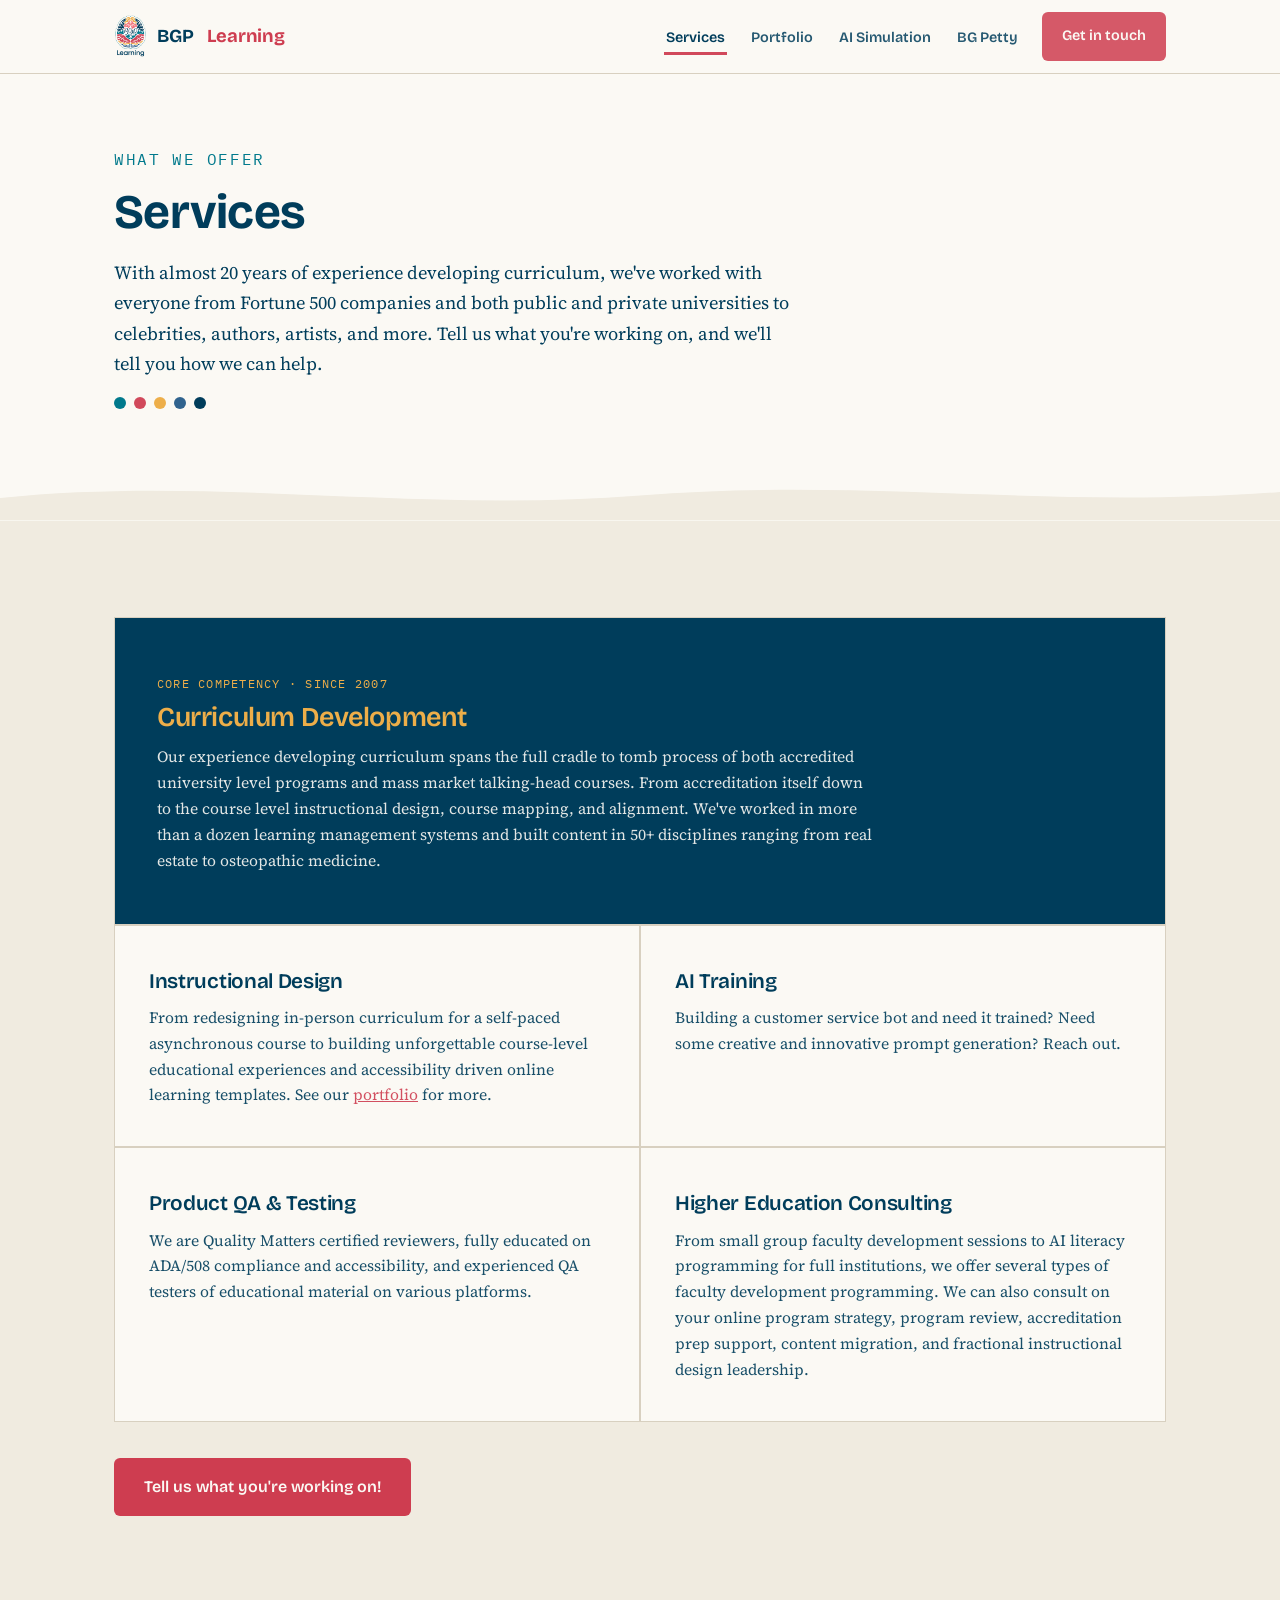
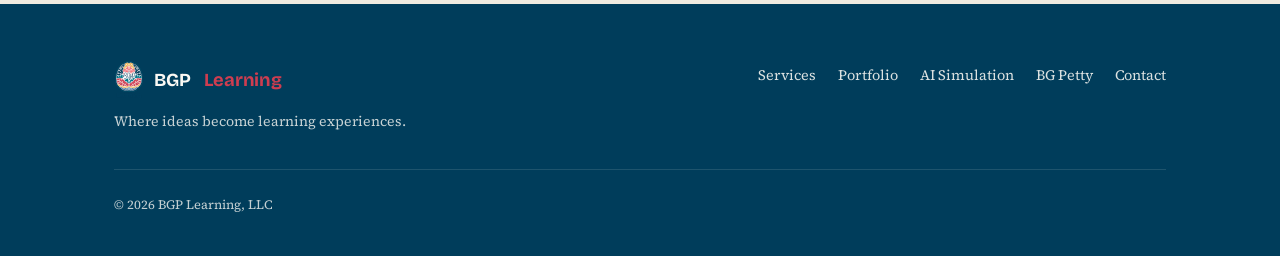
<file: services.html>
<!DOCTYPE html>
<html lang="en">
<head>
<meta charset="UTF-8"><meta name="viewport" content="width=device-width, initial-scale=1.0">
<title>Services — BGP Learning</title>
<meta name="description" content="Curriculum Development. Instructional Design. AI Simulations.">
<link rel="icon" type="image/png" href="images/bgp-logo-favicon.png">
<link rel="preconnect" href="https://fonts.googleapis.com"><link rel="preconnect" href="https://fonts.gstatic.com" crossorigin>
<link href="https://fonts.googleapis.com/css2?family=Bricolage+Grotesque:opsz,wght@12..96,400;12..96,600;12..96,700&family=Source+Serif+4:opsz,ital,wght@8..60,0,400;8..60,0,600;8..60,1,400&family=IBM+Plex+Mono:wght@400;500&display=swap" rel="stylesheet">
<meta name="theme-color" content="#003D5B">
<link rel="canonical" href="https://bgplearning.com/services.html">
<meta property="og:title" content="Services — BGP Learning">
<meta property="og:description" content="Curriculum Development. Instructional Design. AI Simulations.">
<meta property="og:url" content="https://bgplearning.com/services.html">
<meta property="og:type" content="website">
<link rel="stylesheet" href="styles.css">
</head>
<body>
<a class="skip-link" href="#main">Skip to content</a>
<header>
  <nav class="nav" aria-label="Primary">
    <a class="logo" href="index.html"><img decoding="async" width="120" height="160" src="images/bgp-logo-nav.png" alt="BGP Learning brain logo">BGP<span>&nbsp;Learning</span></a>
    <button type="button" class="nav-toggle" aria-expanded="false" aria-controls="navlinks" aria-label="Menu">&#9776;</button>
    <ul class="nav-links" id="navlinks">
      <li><a class="active" href="services.html">Services</a></li>
      
      <li><a href="portfolio.html">Portfolio</a></li>
      <li><a href="simulation.html">AI Simulation</a></li>
      <li><a href="bgpetty.html">BG Petty</a></li>
      <li><a class="btn btn-primary" href="index.html#contact" style="padding:10px 18px;font-size:.9rem">Get in touch</a></li>
    </ul>
  </nav>
</header>

<main id="main">
<section class="page-hero">
  <div class="wrap">
    <span class="eyebrow">What We Offer</span>
    <h1>Services</h1>
    <p class="lede">With almost 20 years of experience developing curriculum, we've worked with everyone from Fortune 500 companies and both public and private universities to celebrities, authors, artists, and more. Tell us what you're working on, and we'll tell you how we can help.</p>
    <div class="dots" aria-hidden="true"><i></i><i></i><i></i><i></i><i></i></div>
  </div>
</section>
<div class="ridge" aria-hidden="true"><svg viewBox="0 0 1440 60" preserveAspectRatio="none" xmlns="http://www.w3.org/2000/svg"><path fill="#F0EBE0" d="M0,35 C240,10 460,52 720,32 C980,12 1180,48 1440,28 L1440,60 L0,60 Z"/></svg></div>

<section class="band alt" style="padding-top:48px">
  <div class="wrap">
    <div class="svc-grid">
      <article class="svc lead">
        <span class="since">Core Competency · Since 2007</span>
        <h3>Curriculum Development</h3>
        <p>Our experience developing curriculum spans the full cradle to tomb process of both accredited university level programs and mass market talking-head courses. From accreditation itself down to the course level instructional design, course mapping, and alignment. We've worked in more than a dozen learning management systems and built content in 50+ disciplines ranging from real estate to osteopathic medicine.</p>
      </article>
      <article class="svc">
        <h3>Instructional Design</h3>
        <p>From redesigning in-person curriculum for a self-paced asynchronous course to building unforgettable course-level educational experiences and accessibility driven online learning templates. See our <a href="portfolio.html" style="color:var(--berry-a11y)">portfolio</a> for more.</p>
      </article>
      <article class="svc">
        <h3>AI Training</h3>
        <p>Building a customer service bot and need it trained? Need some creative and innovative prompt generation? Reach out.</p>
      </article>
      <article class="svc">
        <h3>Product QA &amp; Testing</h3>
        <p>We are Quality Matters certified reviewers, fully educated on ADA/508 compliance and accessibility, and experienced QA testers of educational material on various platforms.</p>
      </article>
      <article class="svc">
        <h3>Higher Education Consulting</h3>
        <p>From small group faculty development sessions to AI literacy programming for full institutions, we offer several types of faculty development programming. We can also consult on your online program strategy, program review, accreditation prep support, content migration, and fractional instructional design leadership.</p>
      </article>
    </div>
    <p style="margin-top:36px"><a class="btn btn-primary" href="index.html#contact">Tell us what you're working on!</a></p>
  </div>
</section>
</main>

<footer>
  <div class="wrap">
    <div class="foot-grid">
      <div class="foot-brand">
        <a class="logo" href="index.html" style="color:var(--paper)"><img decoding="async" width="120" height="160" src="images/bgp-logo-nav.png" alt="" style="height:40px">BGP<span>&nbsp;Learning</span></a>
        <p>Where ideas become learning experiences.</p>
      </div>
      <ul class="foot-links">
        <li><a href="services.html">Services</a></li>
        
        <li><a href="portfolio.html">Portfolio</a></li>
        <li><a href="simulation.html">AI Simulation</a></li>
        <li><a href="bgpetty.html">BG Petty</a></li>
        <li><a href="mailto:becky@bgplearning.com">Contact</a></li>
      </ul>
    </div>
    <div class="foot-legal"><span>© 2026 BGP Learning, LLC</span><span></span></div>
  </div>
</footer>
<script src="site.js" defer></script>
<script src="lightbox.js" defer></script>
</body>
</html>
</file>
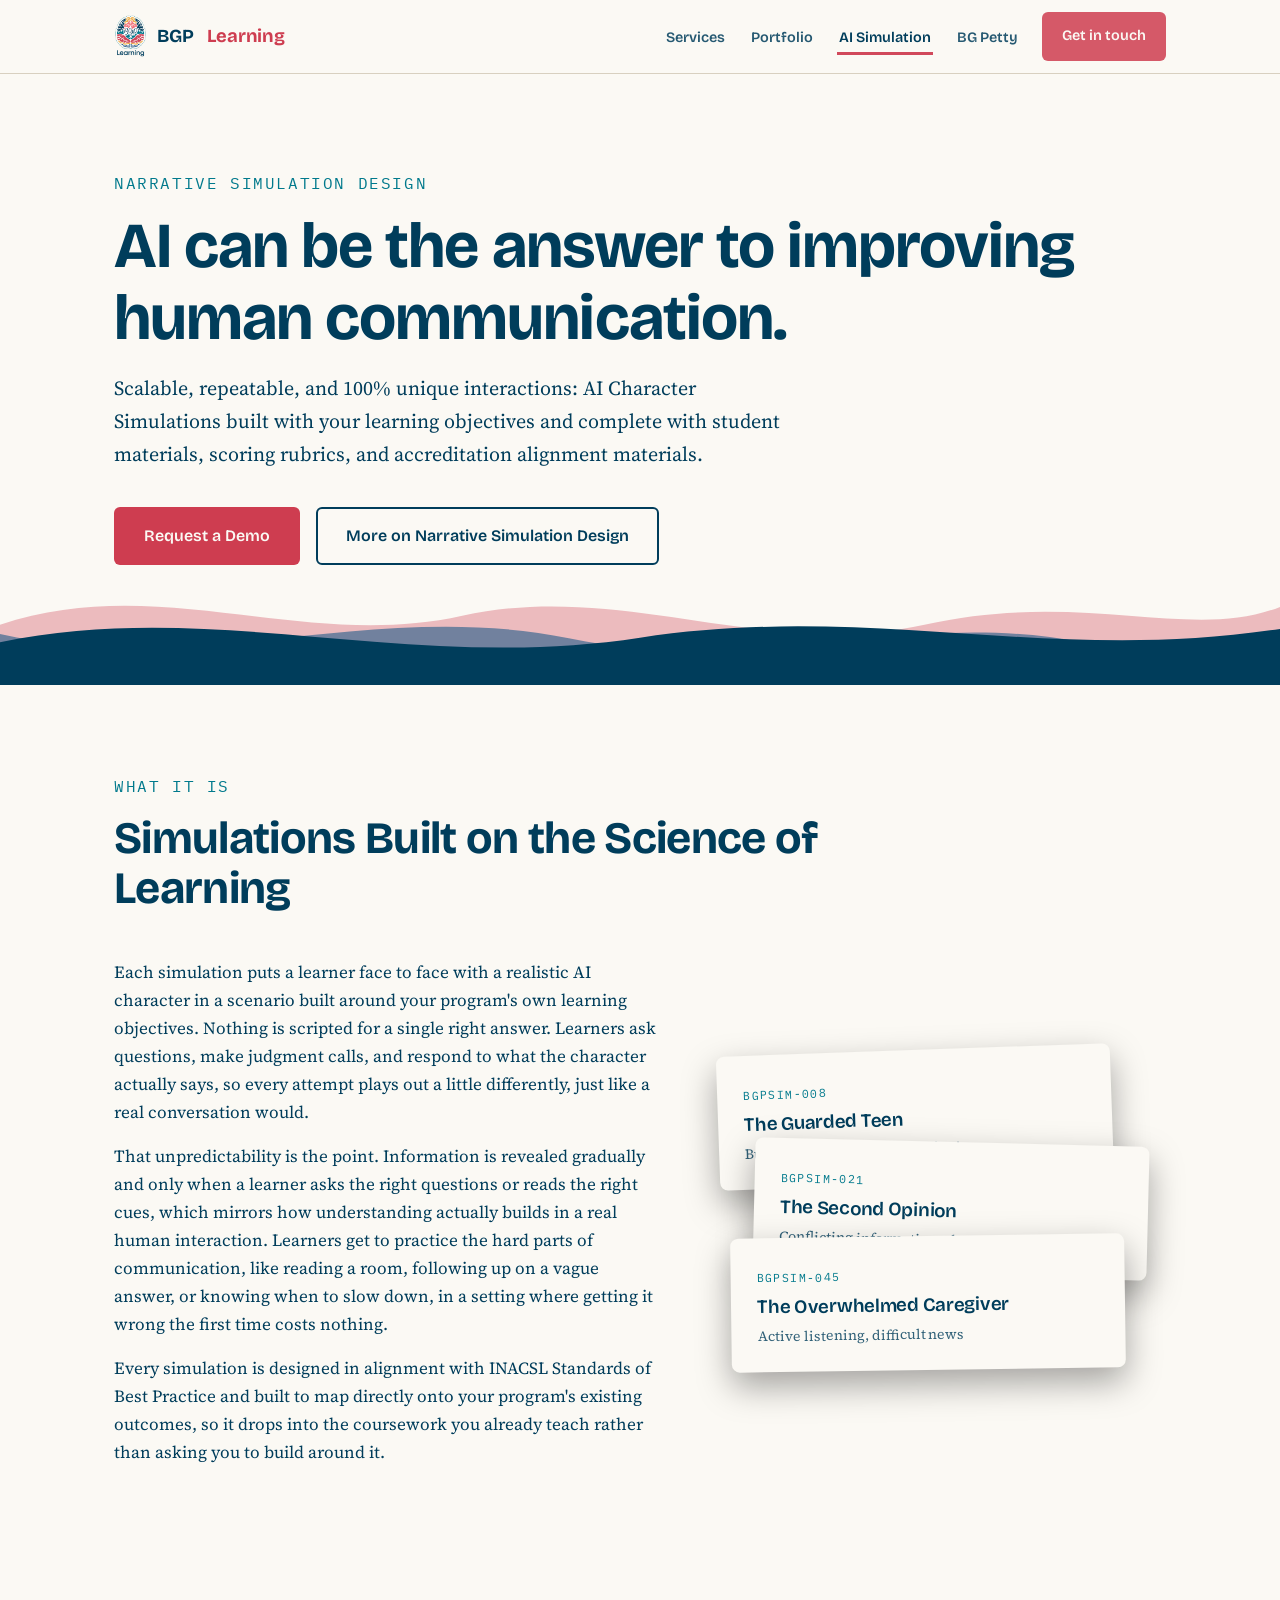
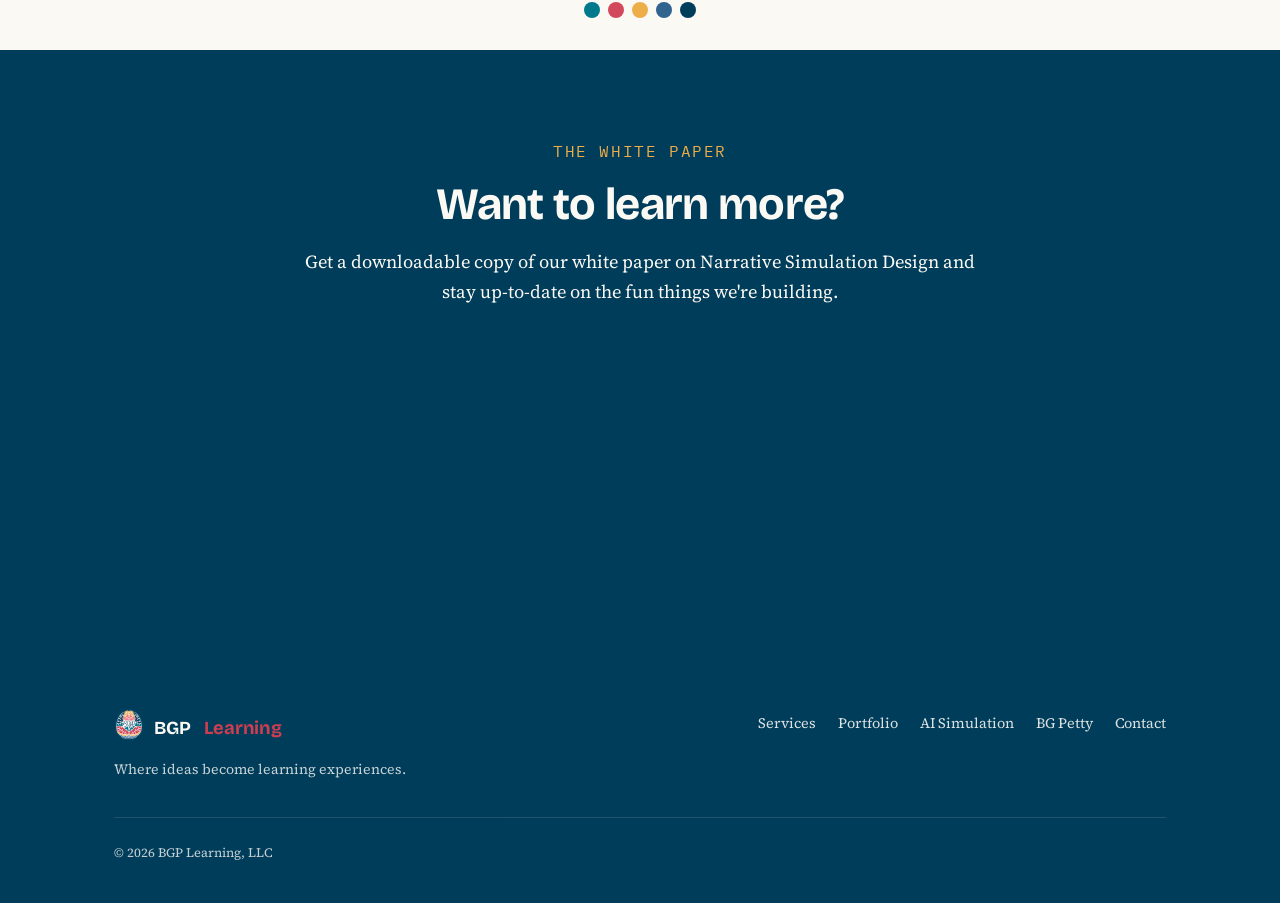
<file: simulation.html>
<!DOCTYPE html>
<html lang="en">
<head>
<meta charset="UTF-8"><meta name="viewport" content="width=device-width, initial-scale=1.0">
<title>AI Simulation — BGP Learning</title>
<meta name="description" content="AI-powered simulation curriculum for professional education programs">
<link rel="icon" type="image/png" href="images/bgp-logo-favicon.png">
<link rel="preconnect" href="https://fonts.googleapis.com"><link rel="preconnect" href="https://fonts.gstatic.com" crossorigin>
<link href="https://fonts.googleapis.com/css2?family=Bricolage+Grotesque:opsz,wght@12..96,400;12..96,600;12..96,700&family=Source+Serif+4:opsz,ital,wght@8..60,0,400;8..60,0,600;8..60,1,400&family=IBM+Plex+Mono:wght@400;500&display=swap" rel="stylesheet">
<meta name="theme-color" content="#003D5B">
<link rel="canonical" href="https://bgplearning.com/simulation.html">
<meta property="og:title" content="AI Simulation — BGP Learning">
<meta property="og:description" content="AI-powered simulation curriculum for professional education programs">
<meta property="og:url" content="https://bgplearning.com/simulation.html">
<meta property="og:type" content="website">
<link rel="stylesheet" href="styles.css">
</head>
<body>
<a class="skip-link" href="#main">Skip to content</a>
<header>
  <nav class="nav" aria-label="Primary">
    <a class="logo" href="index.html"><img decoding="async" width="120" height="160" src="images/bgp-logo-nav.png" alt="BGP Learning brain logo">BGP<span>&nbsp;Learning</span></a>
    <button type="button" class="nav-toggle" aria-expanded="false" aria-controls="navlinks" aria-label="Menu">&#9776;</button>
    <ul class="nav-links" id="navlinks">
      <li><a href="services.html">Services</a></li>
      
      <li><a href="portfolio.html">Portfolio</a></li>
      <li><a class="active" href="simulation.html">AI Simulation</a></li>
      <li><a href="bgpetty.html">BG Petty</a></li>
      <li><a class="btn btn-primary" href="index.html#contact" style="padding:10px 18px;font-size:.9rem">Get in touch</a></li>
    </ul>
  </nav>
</header>

<main id="main">
<section class="hero" style="padding-bottom:120px">
  <div class="hero-inner">
    <span class="eyebrow">Narrative Simulation Design</span>
    <h1>AI can be the answer to improving human communication.</h1>
    <p class="lede">Scalable, repeatable, and 100% unique interactions: AI Character Simulations built with your learning objectives and complete with student materials, scoring rubrics, and accreditation alignment materials.</p>
    <div class="hero-ctas">
      <a class="btn btn-primary" href="index.html#contact">Request a Demo</a>
      <a class="btn btn-ghost" href="#whitepaper">More on Narrative Simulation Design</a>
    </div>
  </div>
  <div class="paper-layer layer-3" aria-hidden="true"><svg viewBox="0 0 1440 190" preserveAspectRatio="none" xmlns="http://www.w3.org/2000/svg"><path fill="#D1495B" d="M0,120 C180,60 340,150 520,110 C700,70 860,160 1040,120 C1220,80 1340,140 1440,100 L1440,190 L0,190 Z"/></svg></div>
  <div class="paper-layer layer-2" aria-hidden="true"><svg viewBox="0 0 1440 160" preserveAspectRatio="none" xmlns="http://www.w3.org/2000/svg"><path fill="#30638E" d="M0,100 C220,150 420,60 640,105 C860,150 1020,70 1220,110 C1330,132 1400,110 1440,120 L1440,160 L0,160 Z"/></svg></div>
  <div class="paper-layer layer-1" aria-hidden="true"><svg viewBox="0 0 1440 120" preserveAspectRatio="none" xmlns="http://www.w3.org/2000/svg"><path fill="#003D5B" d="M0,70 C240,20 460,105 720,65 C980,25 1180,95 1440,55 L1440,120 L0,120 Z"/></svg></div>
</section>


<section class="band">
  <div class="wrap">
    <span class="eyebrow">What it is</span>
    <h2>Simulations Built on the Science of Learning</h2>
    <div class="feature-grid">
      <div class="feature-copy">
        <p>Each simulation puts a learner face to face with a realistic AI character in a scenario built around your program's own learning objectives. Nothing is scripted for a single right answer. Learners ask questions, make judgment calls, and respond to what the character actually says, so every attempt plays out a little differently, just like a real conversation would.</p>
        <p>That unpredictability is the point. Information is revealed gradually and only when a learner asks the right questions or reads the right cues, which mirrors how understanding actually builds in a real human interaction. Learners get to practice the hard parts of communication, like reading a room, following up on a vague answer, or knowing when to slow down, in a setting where getting it wrong the first time costs nothing.</p>
        <p>Every simulation is designed in alignment with INACSL Standards of Best Practice and built to map directly onto your program's existing outcomes, so it drops into the coursework you already teach rather than asking you to build around it.</p>
      </div>
      <div class="sim-stack" aria-hidden="true">
        <div class="sim-card"><span class="code">BGPSIM-008</span><h4>The Guarded Teen</h4><p>Building trust, careful questioning</p></div>
        <div class="sim-card"><span class="code">BGPSIM-021</span><h4>The Second Opinion</h4><p>Conflicting information, clear explanation</p></div>
        <div class="sim-card"><span class="code">BGPSIM-045</span><h4>The Overwhelmed Caregiver</h4><p>Active listening, difficult news</p></div>
      </div>
    </div>
  </div>
</section>


<div class="dots center lg" aria-hidden="true"><i></i><i></i><i></i><i></i><i></i></div>
<section class="band dark signup" id="whitepaper">
  <div class="wrap">
    <span class="eyebrow">The white paper</span>
    <h2>Want to learn more?</h2>
    <p class="lede">Get a downloadable copy of our white paper on Narrative Simulation Design and stay up-to-date on the fun things we're building.</p>
    <div class="signup-form kit-embed">
      <script async data-uid="ef9cf81ace" src="https://bgp-learning.kit.com/ef9cf81ace/index.js"></script>
    </div>
  </div>
</section>
</main>

<footer>
  <div class="wrap">
    <div class="foot-grid">
      <div class="foot-brand">
        <a class="logo" href="index.html" style="color:var(--paper)"><img decoding="async" width="120" height="160" src="images/bgp-logo-nav.png" alt="" style="height:40px">BGP<span>&nbsp;Learning</span></a>
        <p>Where ideas become learning experiences.</p>
      </div>
      <ul class="foot-links">
        <li><a href="services.html">Services</a></li>
        
        <li><a href="portfolio.html">Portfolio</a></li>
        <li><a href="simulation.html">AI Simulation</a></li>
        <li><a href="bgpetty.html">BG Petty</a></li>
        <li><a href="mailto:becky@bgplearning.com">Contact</a></li>
      </ul>
    </div>
    <div class="foot-legal"><span>© 2026 BGP Learning, LLC</span><span></span></div>
  </div>
</footer>
<script src="site.js" defer></script>
<script src="lightbox.js" defer></script>
</body>
</html>
</file>
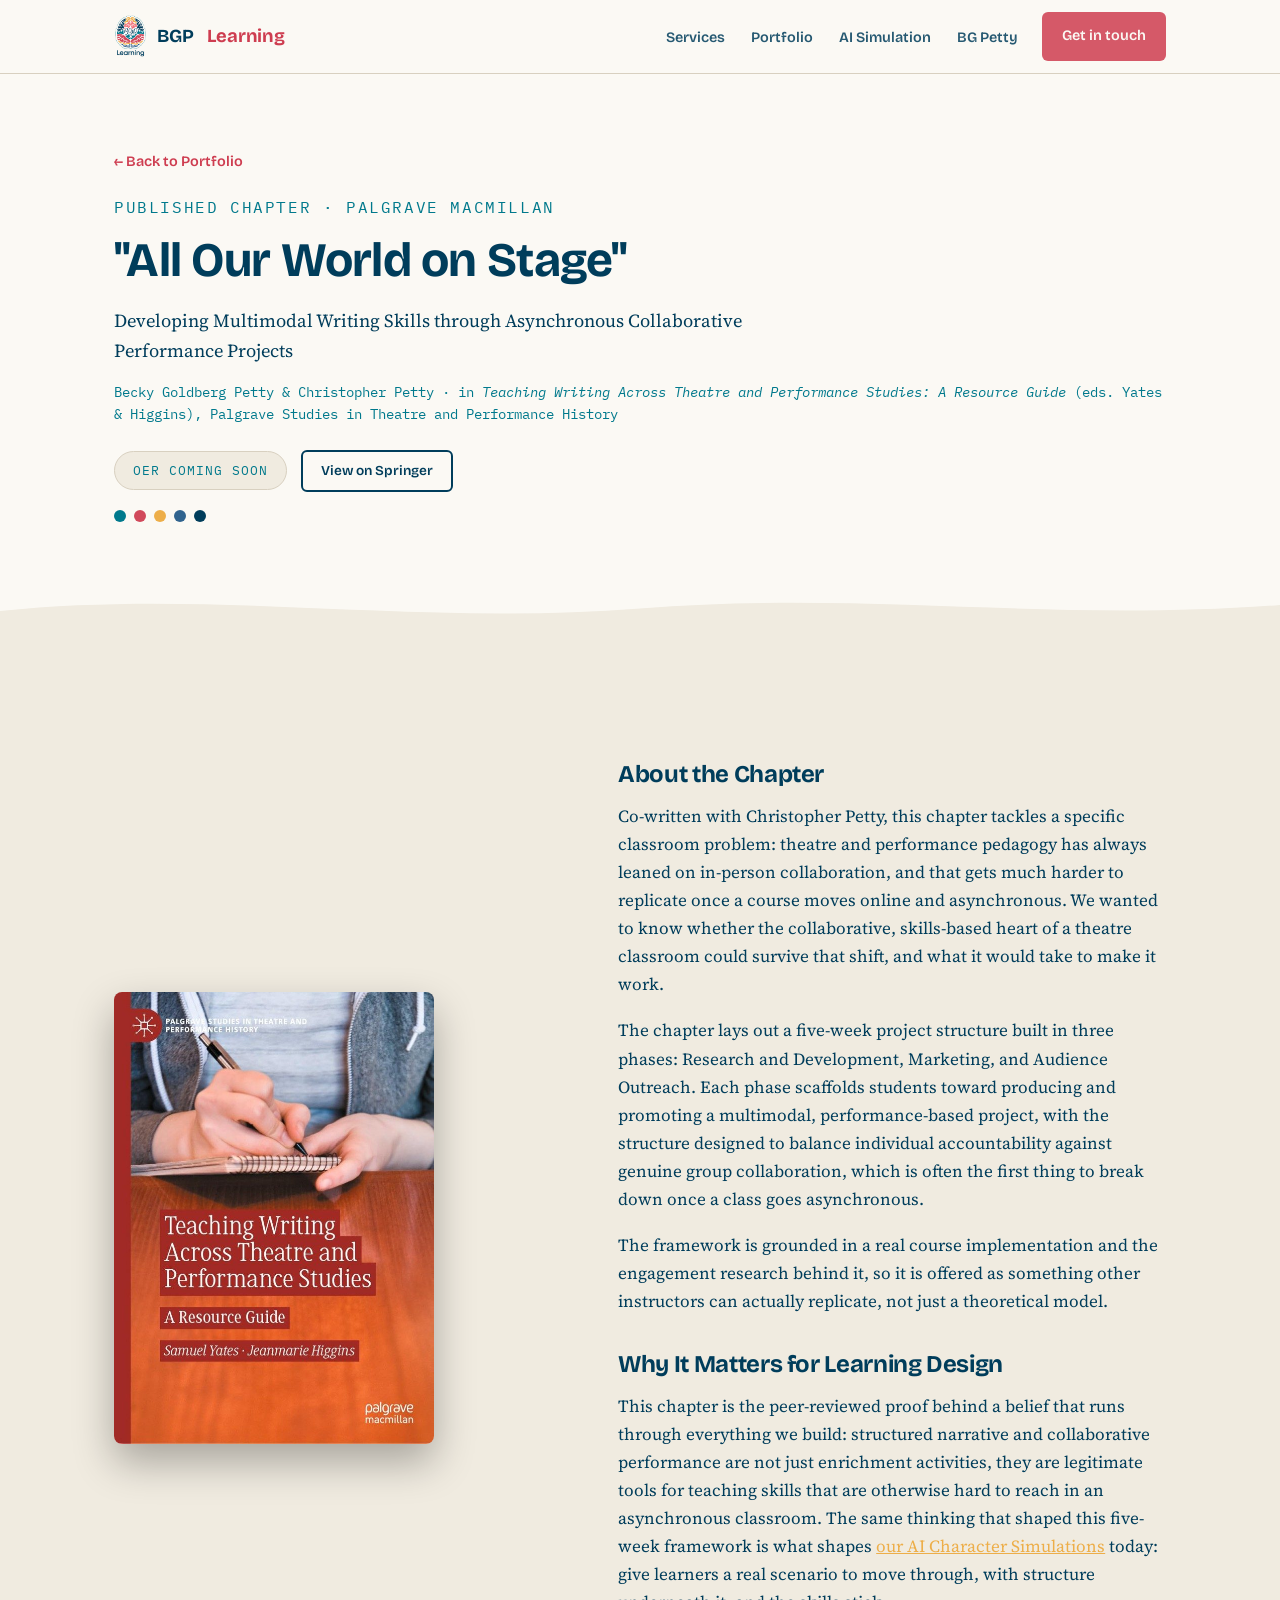
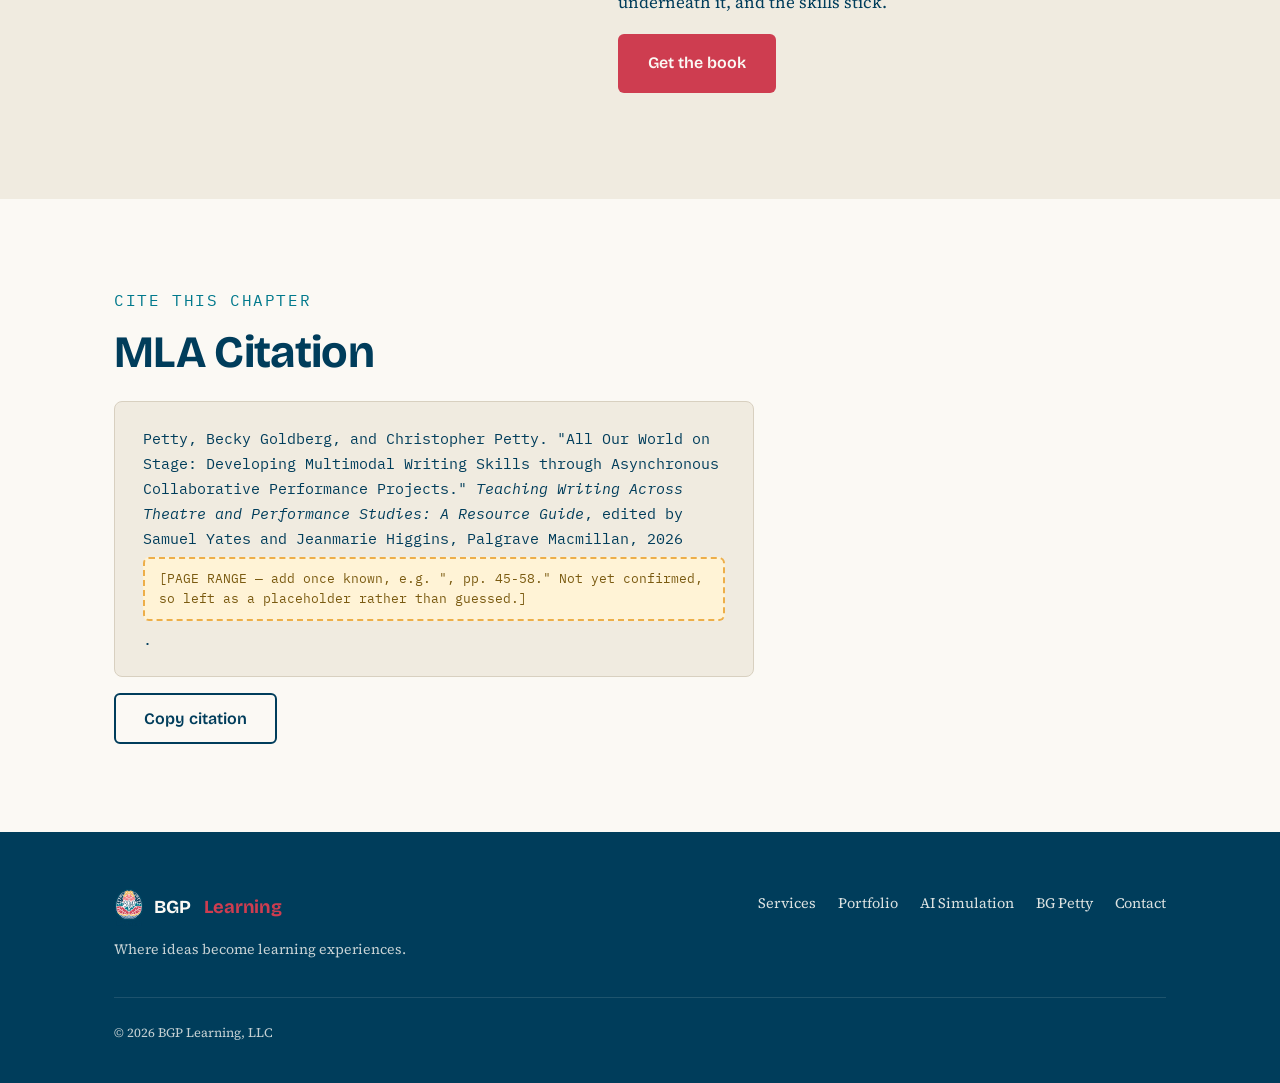
<file: work/all-our-world-on-stage.html>
<!DOCTYPE html>
<html lang="en">
<head>
<meta charset="UTF-8"><meta name="viewport" content="width=device-width, initial-scale=1.0">
<title>"All Our World on Stage" — Published Chapter — BGP Learning</title>
<meta name="description" content="A Palgrave Macmillan book chapter on multimodal writing pedagogy, co-authored by Becky Goldberg Petty in Teaching Writing Across Theatre and Performance Studies.">
<link rel="icon" type="image/png" href="../images/bgp-logo-favicon.png">
<!-- Social preview card for when this URL is shared on LinkedIn etc. -->
<meta property="og:title" content="All Our World on Stage, by Becky Goldberg Petty">
<meta property="og:description" content="A peer-reviewed framework for teaching collaborative, multimodal writing in asynchronous courses, from Palgrave's Teaching Writing Across Theatre and Performance Studies.">
<meta property="og:image" content="https://bgplearning.com/images/palgrave-cover.jpg">
<link rel="preconnect" href="https://fonts.googleapis.com"><link rel="preconnect" href="https://fonts.gstatic.com" crossorigin>
<link href="https://fonts.googleapis.com/css2?family=Bricolage+Grotesque:opsz,wght@12..96,400;12..96,600;12..96,700&family=Source+Serif+4:opsz,ital,wght@8..60,0,400;8..60,0,600;8..60,1,400&family=IBM+Plex+Mono:wght@400;500&display=swap" rel="stylesheet">
<meta name="theme-color" content="#003D5B">
<link rel="canonical" href="https://bgplearning.com/work/all-our-world-on-stage.html">
<meta property="og:url" content="https://bgplearning.com/work/all-our-world-on-stage.html">
<link rel="stylesheet" href="../styles.css">
</head>
<body>
<a class="skip-link" href="#main">Skip to content</a>
<header>
  <nav class="nav" aria-label="Primary">
    <a class="logo" href="../index.html"><img decoding="async" width="120" height="160" src="../images/bgp-logo-nav.png" alt="BGP Learning brain logo">BGP<span>&nbsp;Learning</span></a>
    <button type="button" class="nav-toggle" aria-expanded="false" aria-controls="navlinks" aria-label="Menu">&#9776;</button>
    <ul class="nav-links" id="navlinks">
      <li><a href="../services.html">Services</a></li>
      
      <li><a href="../portfolio.html">Portfolio</a></li>
      <li><a href="../simulation.html">AI Simulation</a></li>
      <li><a href="../bgpetty.html">BG Petty</a></li>
      <li><a class="btn btn-primary" href="../index.html#contact" style="padding:10px 18px;font-size:.9rem">Get in touch</a></li>
    </ul>
  </nav>
</header>

<main id="main">
<section class="page-hero">
  <div class="wrap">
    <a class="backlink" href="../portfolio.html#panel-writing">← Back to Portfolio</a>
    <span class="eyebrow" style="margin-top:20px">Published chapter · Palgrave Macmillan</span>
    <h1>"All Our World on Stage"</h1>
    <p class="lede">Developing Multimodal Writing Skills through Asynchronous Collaborative Performance Projects</p>
    <p style="margin-top:14px;font-family:var(--font-mono);font-size:.85rem;color:var(--teal)">Becky Goldberg Petty &amp; Christopher Petty · in <em>Teaching Writing Across Theatre and Performance Studies: A Resource Guide</em> (eds. Yates &amp; Higgins), Palgrave Studies in Theatre and Performance History</p>
    <p style="margin-top:24px;display:flex;gap:14px;align-items:center;flex-wrap:wrap">
      <span style="display:inline-block;font-family:var(--font-mono);font-size:.8rem;letter-spacing:.08em;text-transform:uppercase;color:var(--teal);background:var(--paper-mid);border:1px solid var(--line);border-radius:999px;padding:8px 18px">OER coming soon</span>
      <a class="btn btn-ghost" href="https://link.springer.com/book/9783032246066" style="padding:8px 18px;font-size:.85rem">View on Springer</a>
    </p>
    <div class="dots" aria-hidden="true"><i></i><i></i><i></i><i></i><i></i></div>
  </div>
</section>
<div class="ridge" aria-hidden="true"><svg viewBox="0 0 1440 60" preserveAspectRatio="none" xmlns="http://www.w3.org/2000/svg"><path fill="#F0EBE0" d="M0,35 C240,10 460,52 720,32 C980,12 1180,48 1440,28 L1440,60 L0,60 Z"/></svg></div>

<section class="band alt" style="padding-top:48px">
  <div class="wrap">
    <div class="feature-grid rev">
      <div style="max-width:320px">
        <img decoding="async" loading="lazy" width="637" height="900" data-lightbox src="../images/palgrave-cover.jpg" alt="Teaching Writing Across Theatre and Performance Studies: A Resource Guide, edited by Samuel Yates and Jeanmarie Higgins, Palgrave Macmillan" style="border-radius:8px;box-shadow:0 18px 40px rgba(0,0,0,.3)">
      </div>
      <div class="prose" style="margin-top:0">
        <h2>About the Chapter</h2>
        <p>Co-written with Christopher Petty, this chapter tackles a specific classroom problem: theatre and performance pedagogy has always leaned on in-person collaboration, and that gets much harder to replicate once a course moves online and asynchronous. We wanted to know whether the collaborative, skills-based heart of a theatre classroom could survive that shift, and what it would take to make it work.</p>
        <p>The chapter lays out a five-week project structure built in three phases: Research and Development, Marketing, and Audience Outreach. Each phase scaffolds students toward producing and promoting a multimodal, performance-based project, with the structure designed to balance individual accountability against genuine group collaboration, which is often the first thing to break down once a class goes asynchronous.</p>
        <p>The framework is grounded in a real course implementation and the engagement research behind it, so it is offered as something other instructors can actually replicate, not just a theoretical model.</p>
        <h2>Why It Matters for Learning Design</h2>
        <p>This chapter is the peer-reviewed proof behind a belief that runs through everything we build: structured narrative and collaborative performance are not just enrichment activities, they are legitimate tools for teaching skills that are otherwise hard to reach in an asynchronous classroom. The same thinking that shaped this five-week framework is what shapes <a href="../simulation.html" style="color:var(--gold)">our AI Character Simulations</a> today: give learners a real scenario to move through, with structure underneath it, and the skills stick.</p>
        <p><a class="btn btn-primary" href="https://www.amazon.com/dp/3032246067">Get the book</a></p>
      </div>
    </div>
  </div>
</section>

<section class="band">
  <div class="wrap">
    <span class="eyebrow">Cite This Chapter</span>
    <h2 style="margin-bottom:24px">MLA Citation</h2>
    <div id="mla-citation" style="background:var(--paper-mid);border:1px solid var(--line);border-radius:8px;padding:24px 28px;max-width:640px;font-family:var(--font-mono);font-size:.92rem;line-height:1.7">Petty, Becky Goldberg, and Christopher Petty. "All Our World on Stage: Developing Multimodal Writing Skills through Asynchronous Collaborative Performance Projects." <em>Teaching Writing Across Theatre and Performance Studies: A Resource Guide</em>, edited by Samuel Yates and Jeanmarie Higgins, Palgrave Macmillan, 2026<span class="todo">[PAGE RANGE — add once known, e.g. ", pp. 45-58." Not yet confirmed, so left as a placeholder rather than guessed.]</span>.</div>
    <button type="button" class="btn btn-ghost" style="margin-top:16px" data-copy-citation="mla-citation">Copy citation</button>
  </div>
</section>

<!-- PATTERN NOTE: this page is the template for future /work/ detail pages.
     Copy this file, change title/meta/hero/content, link it from a card.
     Candidates: alvernia-canvas-builds.html, canvas-escape-room.html, NSD case studies. -->
</main>

<footer>
  <div class="wrap">
    <div class="foot-grid">
      <div class="foot-brand">
        <a class="logo" href="../index.html" style="color:var(--paper)"><img decoding="async" width="120" height="160" src="../images/bgp-logo-nav.png" alt="" style="height:40px">BGP<span>&nbsp;Learning</span></a>
        <p>Where ideas become learning experiences.</p>
      </div>
      <ul class="foot-links">
        <li><a href="../services.html">Services</a></li>
        
        <li><a href="../portfolio.html">Portfolio</a></li>
        <li><a href="../simulation.html">AI Simulation</a></li>
        <li><a href="../bgpetty.html">BG Petty</a></li>
        <li><a href="mailto:becky@bgplearning.com">Contact</a></li>
      </ul>
    </div>
    <div class="foot-legal"><span>© 2026 BGP Learning, LLC</span><span></span></div>
  </div>
</footer>
<script src="../site.js" defer></script>
<script src="../lightbox.js" defer></script>
</body>
</html>
</file>
<file: styles.css>
/* ============================================================
   BGP LEARNING — SHARED DESIGN SYSTEM
   Palette: brand kit — navy, steel, berry, gold, teal on paper
   Type: Bricolage Grotesque / Source Serif 4 / IBM Plex Mono
   ============================================================ */
:root{
  --ink:#003D5B; --ink-soft:#30638E;
  --paper:#FBF9F4; --paper-mid:#F0EBE0;
  --berry:#D1495B; --berry-a11y:#CE3D50; --gold:#EDAE49; --teal:#00798C;
  --line:#D8D0C0;
  --font-display:'Bricolage Grotesque',sans-serif;
  --font-body:'Source Serif 4',Georgia,serif;
  --font-mono:'IBM Plex Mono',monospace;
  --w:1100px; --w-text:680px;
}
*{margin:0;padding:0;box-sizing:border-box}
/* skip link for keyboard users — visually hidden until focused */
.skip-link{position:absolute;left:-9999px;top:0;z-index:100;background:var(--ink);color:var(--paper);font-family:var(--font-display);font-weight:600;padding:12px 20px;border-radius:0 0 6px 0;text-decoration:none}
.skip-link:focus{left:0}
html{scroll-behavior:smooth}
@media (prefers-reduced-motion:reduce){
  html{scroll-behavior:auto}
  *,*::before,*::after{animation:none!important;transition:none!important}
}
body{font-family:var(--font-body);font-size:1.0625rem;line-height:1.65;color:var(--ink);background:var(--paper)}
img{max-width:100%;height:auto;display:block}
a{color:inherit}
a:focus-visible{outline:3px solid var(--gold);outline-offset:3px;border-radius:2px}
.wrap{max-width:var(--w);margin:0 auto;padding:0 24px}
.eyebrow{font-family:var(--font-mono);font-size:1rem;letter-spacing:.1em;text-transform:uppercase;color:var(--teal);display:block;margin-bottom:14px}
.dark .eyebrow{color:var(--gold)}
h1,h2,h3,h4{font-family:var(--font-display);line-height:1.12;letter-spacing:-.015em}
h1{font-size:clamp(2.4rem,5.2vw,3.6rem);font-weight:700}
h2{font-size:clamp(2rem,4vw,2.8rem);font-weight:700;max-width:18em}
h3{font-size:1.3rem;font-weight:600}
.lede{font-size:1.15rem;max-width:var(--w-text);margin-top:18px}

/* bracketed content prompts — visible during drafting, styled so
   they're impossible to miss and easy to find (search for "[") */
.todo{
  display:block;background:#FFF3D6;border:2px dashed var(--gold);
  border-radius:6px;padding:10px 14px;margin:6px 0;
  font-family:var(--font-mono);font-size:.82rem;line-height:1.5;color:#7A5A10;
}
span.todo{display:inline-block}

/* playful bits */
.dots{display:flex;gap:8px;margin:18px 0;align-items:center}
.dots i{width:12px;height:12px;border-radius:50%;display:block}
.dots.lg i{width:16px;height:16px}
.dots.sm i{width:8px;height:8px}
.dots.center{justify-content:center;margin:32px auto}
.dots i:nth-child(1){background:var(--teal)}
.dots i:nth-child(2){background:var(--berry)}
.dots i:nth-child(3){background:var(--gold)}
.dots i:nth-child(4){background:var(--ink-soft)}
.dots i:nth-child(5){background:var(--ink)}

/* buttons */
.btn{display:inline-block;font-family:var(--font-display);font-weight:600;font-size:1rem;text-decoration:none;padding:14px 28px;border-radius:6px;border:2px solid transparent;cursor:pointer;transition:transform .16s cubic-bezier(.34,1.56,.64,1),box-shadow .16s ease}
.btn:hover{transform:translateY(-3px) rotate(-.5deg);box-shadow:0 8px 18px rgba(0,61,91,.22)}
.btn:focus-visible{outline:3px solid var(--gold);outline-offset:3px}
.btn-primary{background:var(--berry-a11y);color:var(--paper)}
.btn-ghost{border-color:var(--ink);color:var(--ink);background:transparent}
.dark .btn-ghost{border-color:var(--paper);color:var(--paper)}

/* header/nav */
header{position:sticky;top:0;z-index:50;background:rgba(251,249,244,.93);backdrop-filter:blur(8px);border-bottom:1px solid var(--line)}
.nav{display:flex;align-items:center;justify-content:space-between;padding:12px 24px;max-width:var(--w);margin:0 auto}
.logo{display:flex;align-items:center;gap:10px;font-family:var(--font-display);font-weight:700;font-size:1.15rem;text-decoration:none;letter-spacing:-.01em}
.logo img{height:44px;width:auto}
.logo span{color:var(--berry-a11y)}
.nav-links{display:flex;gap:22px;list-style:none;align-items:center}
.nav-links a{font-family:var(--font-display);font-weight:600;font-size:.9rem;text-decoration:none;opacity:.85;padding:6px 2px;border-bottom:3px solid transparent}
.nav-links a:hover{opacity:1}
.nav-links a.active{border-bottom-color:var(--berry);opacity:1}
.nav-toggle{display:none;background:none;border:none;font-size:1.6rem;cursor:pointer;color:var(--ink)}
@media (max-width:900px){
  .nav-toggle{display:block}
  .nav-links{display:none;position:absolute;top:100%;left:0;right:0;flex-direction:column;background:var(--paper);padding:20px 24px;border-bottom:1px solid var(--line);gap:16px}
  .nav-links.open{display:flex}
}

/* page hero (interior pages) */
.page-hero{padding:72px 0 40px;position:relative;overflow:hidden}
/* home hero */
.hero{position:relative;padding:96px 0 150px;overflow:hidden}
.hero-inner{max-width:var(--w);margin:0 auto;padding:0 24px;position:relative;z-index:3}
.hero h1{font-size:clamp(2.7rem,6vw,4rem)}
.hero h1 em{font-style:normal;color:var(--berry)}
.hero .lede{font-size:1.25rem}
.hero-ctas{margin-top:36px;display:flex;gap:16px;flex-wrap:wrap}
.paper-layer{position:absolute;left:0;right:0;bottom:-2px;width:100%;pointer-events:none}
.paper-layer svg{display:block;width:100%;height:auto}
.layer-3{z-index:0;opacity:.35}.layer-2{z-index:1;opacity:.65}.layer-1{z-index:2}

/* ridge divider for interior pages (single, subtle) */
.ridge{line-height:0}
.ridge svg{display:block;width:100%;height:auto}

/* bands */
section.band{padding:88px 0}
section.band.alt{background:var(--paper-mid)}
section.band.dark{background:var(--ink);color:var(--paper)}

/* credibility strip */
.cred{background:var(--ink);color:var(--paper);padding:56px 0}
.cred-grid{display:grid;grid-template-columns:repeat(4,1fr);gap:32px}
.cred-item .big{font-family:var(--font-display);font-size:2rem;font-weight:700;color:var(--gold);display:block;line-height:1.1}
.cred-item .small{font-size:.92rem;opacity:.85;margin-top:6px;display:block}
.cred-item a{color:inherit}
a:focus-visible{outline:3px solid var(--gold);outline-offset:3px;border-radius:2px}
@media (max-width:800px){.cred-grid{grid-template-columns:repeat(2,1fr)}}

/* service grid */
.svc-grid{margin-top:48px;display:grid;grid-template-columns:repeat(2,1fr);gap:2px;background:var(--line);border:1px solid var(--line)}
.svc{background:var(--paper);padding:38px 34px;transition:background .2s ease,transform .18s ease}
.svc:hover{background:var(--paper-mid)}
.svc.lead{grid-column:1/-1;background:var(--ink);color:var(--paper);padding:50px 42px}
.svc.lead:hover{background:var(--ink-soft)}
.svc.lead h3{font-size:1.7rem;color:var(--gold)}
.svc .since{font-family:var(--font-mono);font-size:.78rem;letter-spacing:.1em;color:var(--teal);text-transform:uppercase}
.svc.lead .since{color:var(--gold)}
.svc h3{margin:6px 0 12px}
.svc p{font-size:.98rem;opacity:.9;max-width:46em}
@media (max-width:800px){.svc-grid{grid-template-columns:1fr}}

/* cards (portfolio/content) */
.card-grid{margin-top:48px;display:grid;grid-template-columns:repeat(3,1fr);gap:28px}
.card-grid.two{grid-template-columns:repeat(2,1fr)}
.card{background:var(--paper);border:1px solid var(--line);border-radius:8px;overflow:hidden;display:flex;flex-direction:column;transition:transform .18s cubic-bezier(.34,1.56,.64,1),box-shadow .18s ease}
.card:hover{transform:translateY(-5px) rotate(-.4deg);box-shadow:0 14px 30px rgba(0,61,91,.14)}
.card:nth-child(even):hover{transform:translateY(-5px) rotate(.4deg)}
.card-thumb{aspect-ratio:16/10;background:linear-gradient(135deg,var(--ink-soft),var(--ink));display:flex;align-items:center;justify-content:center;overflow:hidden;cursor:zoom-in}
.card-thumb img{width:100%;height:100%;object-fit:cover;display:block;cursor:zoom-in}
.card-thumb.contain{background:var(--paper-mid)}
.card-thumb.contain img{object-fit:contain;padding:14px;cursor:zoom-in}
.card-body{padding:22px;display:flex;flex-direction:column;gap:8px;flex:1}
.card-body .tag{font-family:var(--font-mono);font-size:.7rem;letter-spacing:.12em;text-transform:uppercase;color:var(--teal)}
.card-body h3{font-size:1.15rem}
.card-body p{font-size:.92rem;opacity:.88}
.card-body .card-link{margin-top:auto;font-family:var(--font-display);font-weight:600;font-size:.88rem;color:var(--berry-a11y);text-decoration:none}
.card-body .card-link:hover{text-decoration:underline}
@media (max-width:900px){.card-grid{grid-template-columns:1fr 1fr}}
@media (max-width:640px){.card-grid,.card-grid.two{grid-template-columns:1fr}}

/* video embeds */
.video-grid{margin-top:48px;display:grid;grid-template-columns:1fr 1fr;gap:28px}
.video-item .frame{position:relative;padding-top:56.25%;border-radius:8px;overflow:hidden;background:var(--ink)}
.video-item iframe{position:absolute;inset:0;width:100%;height:100%;border:0}
.video-item h3{margin-top:14px}
.video-item p{font-size:.92rem;opacity:.88}
@media (max-width:800px){.video-grid{grid-template-columns:1fr}}

/* sim stack (decorative) */
.sim-stack{position:relative;min-height:340px}
.sim-card{position:absolute;width:88%;background:var(--paper);color:var(--ink);border-radius:8px;padding:24px 26px;box-shadow:0 14px 34px rgba(0,0,0,.35)}
.sim-card .code{font-family:var(--font-mono);font-size:.72rem;letter-spacing:.12em;color:var(--teal)}
.sim-card h4{font-weight:600;font-size:1.18rem;margin:6px 0 8px}
.sim-card p{font-size:.88rem;opacity:.8}
.sim-card:nth-child(1){top:0;left:0;transform:rotate(-2deg)}
.sim-card:nth-child(2){top:92px;left:8%;transform:rotate(1.4deg)}
.sim-card:nth-child(3){top:186px;left:3%;transform:rotate(-.8deg)}

/* two-column feature */
.feature-grid{display:grid;grid-template-columns:1.1fr .9fr;gap:56px;align-items:center;margin-top:44px}
.feature-grid.rev{grid-template-columns:.9fr 1.1fr}
.feature-copy p{margin-bottom:16px;max-width:38em}
@media (max-width:900px){.feature-grid,.feature-grid.rev{grid-template-columns:1fr}}

/* signup */
.signup{text-align:center}
.signup h2{margin:0 auto}
.signup .lede{margin:18px auto 0}
.signup-form{margin:36px auto 0;display:flex;gap:12px;max-width:520px;flex-wrap:wrap;justify-content:center}
.signup-form input[type="email"]{flex:1;min-width:240px;font-family:var(--font-body);font-size:1rem;padding:14px 18px;border:2px solid var(--ink);border-radius:6px;background:var(--paper);color:var(--ink)}
.signup-form input[type="email"]:focus-visible{outline:3px solid var(--gold);outline-offset:2px}
.signup .consent{margin-top:18px;font-size:.85rem;opacity:.75;display:flex;gap:10px;align-items:flex-start;justify-content:center;max-width:480px;margin-left:auto;margin-right:auto;text-align:left}
.signup .consent input{margin-top:4px}

/* footer */
footer{background:var(--ink);color:var(--paper);padding:56px 0 40px;margin-top:0}
.foot-grid{display:flex;justify-content:space-between;gap:32px;flex-wrap:wrap}
.foot-brand p{font-size:.88rem;opacity:.8;margin-top:10px;max-width:26em}
.foot-links{list-style:none;display:flex;gap:22px;flex-wrap:wrap}
.foot-links a{font-size:.9rem;opacity:.88;text-decoration:none}
.foot-links a:hover{opacity:1}
.foot-legal{margin-top:36px;padding-top:24px;border-top:1px solid rgba(251,249,244,.15);font-size:.8rem;opacity:.78;display:flex;justify-content:space-between;flex-wrap:wrap;gap:12px}

/* prose blocks (detail pages) */
.prose{max-width:var(--w-text);margin-top:32px}
.prose p{margin-bottom:18px}
.prose h2{font-size:1.5rem;margin:36px 0 14px}
.backlink{font-family:var(--font-display);font-weight:600;font-size:.9rem;text-decoration:none;color:var(--berry-a11y)}


/* keyboard focus for lightbox trigger images */
.card-thumb img:focus-visible,[data-lightbox]:focus-visible{outline:3px solid var(--gold);outline-offset:3px}

/* lightbox (site-wide, for any .card-thumb / feature image marked data-lightbox) */
.lightbox-overlay{position:fixed;inset:0;background:rgba(0,25,37,.92);z-index:999;display:none;align-items:center;justify-content:center;padding:40px;cursor:zoom-out}
.lightbox-overlay.open{display:flex}
.lightbox-overlay img{max-width:100%;max-height:100%;border-radius:6px;box-shadow:0 20px 60px rgba(0,0,0,.5)}
.lightbox-close{position:fixed;top:20px;right:28px;color:var(--paper);font-family:var(--font-display);font-size:2rem;background:none;border:none;cursor:pointer;z-index:1000;line-height:1}
.lightbox-close:focus-visible{outline:3px solid var(--gold);outline-offset:3px;border-radius:4px}


/* ============================================================
   BG PETTY PAGE — darker "room" variant
   Applied via body.dark-page. Deliberately doesn't touch the
   shared --ink/--paper tokens (those still power the .dark
   bands everywhere else); this is a page-local override only.
   ============================================================ */
body.dark-page{background:#141F29;color:#F0EAE0}
body.dark-page header{background:rgba(20,31,41,.93);border-bottom-color:#2A3D4A}
body.dark-page .nav-links a{color:#F0EAE0}
body.dark-page .nav-toggle{color:#F0EAE0}
@media (max-width:900px){
  body.dark-page .nav-links{background:#141F29;border-bottom-color:#2A3D4A}
}
body.dark-page h1,body.dark-page h2,body.dark-page h3,body.dark-page h4{color:#F5F1E8}
body.dark-page .band.alt{background:#1C2B37}
body.dark-page .card{background:#1C2B37;border-color:#2A3D4A}
body.dark-page .card-thumb.contain{background:#1C2B37}
body.dark-page .btn-ghost{border-color:#F0EAE0;color:#F0EAE0}
body.dark-page .prose,body.dark-page p{color:#F0EAE0}
body.dark-page .ridge svg path{fill:#1C2B37}

/* text-first list (Writing section) */
.text-list{margin-top:48px;display:flex;flex-direction:column}
.list-row{padding:26px 0;border-bottom:1px solid var(--line);display:flex;flex-direction:column;gap:6px;transition:padding-left .18s cubic-bezier(.34,1.56,.64,1)}
.list-row:hover{padding-left:10px}
.list-row:last-child{border-bottom:none}
.list-row h3{margin:0}
.list-row p{font-size:.97rem;opacity:.88;max-width:56em}

/* Kit embedded signup form — keep it visually contained within the
   dark signup band. Kit's own form styling is customized separately
   in the Kit dashboard (Forms > Design) to match the site's palette:
   berry #D1495B button, dark background, light text. */
.signup-form.kit-embed{display:block;max-width:520px;margin:36px auto 0;min-height:220px}
/* min-height reserves space for the async-loaded Kit form so it
   doesn't cause a layout shift when the script injects it after
   the rest of the page has already rendered. Adjust this number
   once you can see the real rendered form height on the live site;
   this sandbox can't reach kit.com to measure it directly. */
.signup-form.kit-embed .formkit-form{background:transparent!important}

/* hero split layout with large logo mark */
.hero-split{display:flex;align-items:center;gap:56px;justify-content:space-between}
.hero-text{flex:1;min-width:0}
.hero-logo{flex-shrink:0;width:180px}
.hero-logo img{width:100%;height:auto;aspect-ratio:525/700;opacity:.94}
@media (max-width:900px){
  .hero-split{flex-direction:column;align-items:flex-start;gap:32px}
  .hero-logo{width:150px;order:-1;align-self:center}
}

/* ============================================================
   PORTFOLIO PAGE — tab bar + panels
   ============================================================ */
.tab-bar-wrap{background:var(--paper-mid);border-bottom:1px solid var(--line);position:sticky;top:65px;z-index:40}
.tab-bar{display:flex;flex-wrap:wrap;gap:10px;padding:18px 0}
.tab-btn{
  font-family:var(--font-display);font-weight:600;font-size:.92rem;
  padding:10px 18px;border-radius:999px;border:2px solid var(--line);
  background:var(--paper);color:var(--ink);cursor:pointer;
  transition:all .16s ease;white-space:nowrap;
}
.tab-btn:hover{border-color:var(--ink-soft)}
.tab-btn.active{background:var(--berry-a11y);border-color:var(--berry-a11y);color:var(--paper)}
.tab-btn:focus-visible{outline:3px solid var(--gold);outline-offset:2px}

.tab-panels{padding-top:8px}
.tab-panel{display:none;padding:56px 0}
.tab-panel.active{display:block}
.tab-panel:nth-of-type(even){background:var(--paper-mid)}

@media (max-width:700px){
  .tab-bar-wrap{position:static}
  .tab-bar{gap:8px}
  .tab-btn{padding:9px 14px;font-size:.86rem}
}

/* Design panel's nested mini sub-tab bar (smaller, inline, not sticky) */
.tab-bar.sub{padding:0;gap:8px}
.tab-btn.sub{padding:8px 16px;font-size:.85rem;background:var(--paper-mid);border-color:var(--line)}
.tab-btn.sub.active{background:var(--berry-a11y);border-color:var(--berry-a11y);color:var(--paper)}
.tab-panel.sub{padding:36px 0 0}
.tab-panel.sub .wrap{padding:0}

/* Secondary-page headers (Services, Portfolio, BG Petty, work pages)
   run slightly smaller than the hero h1 so their typically-longer
   phrases have a better chance of resolving to a clean line break. */
.page-hero h1{font-size:clamp(2.1rem,4.4vw,3rem)}
</file>
